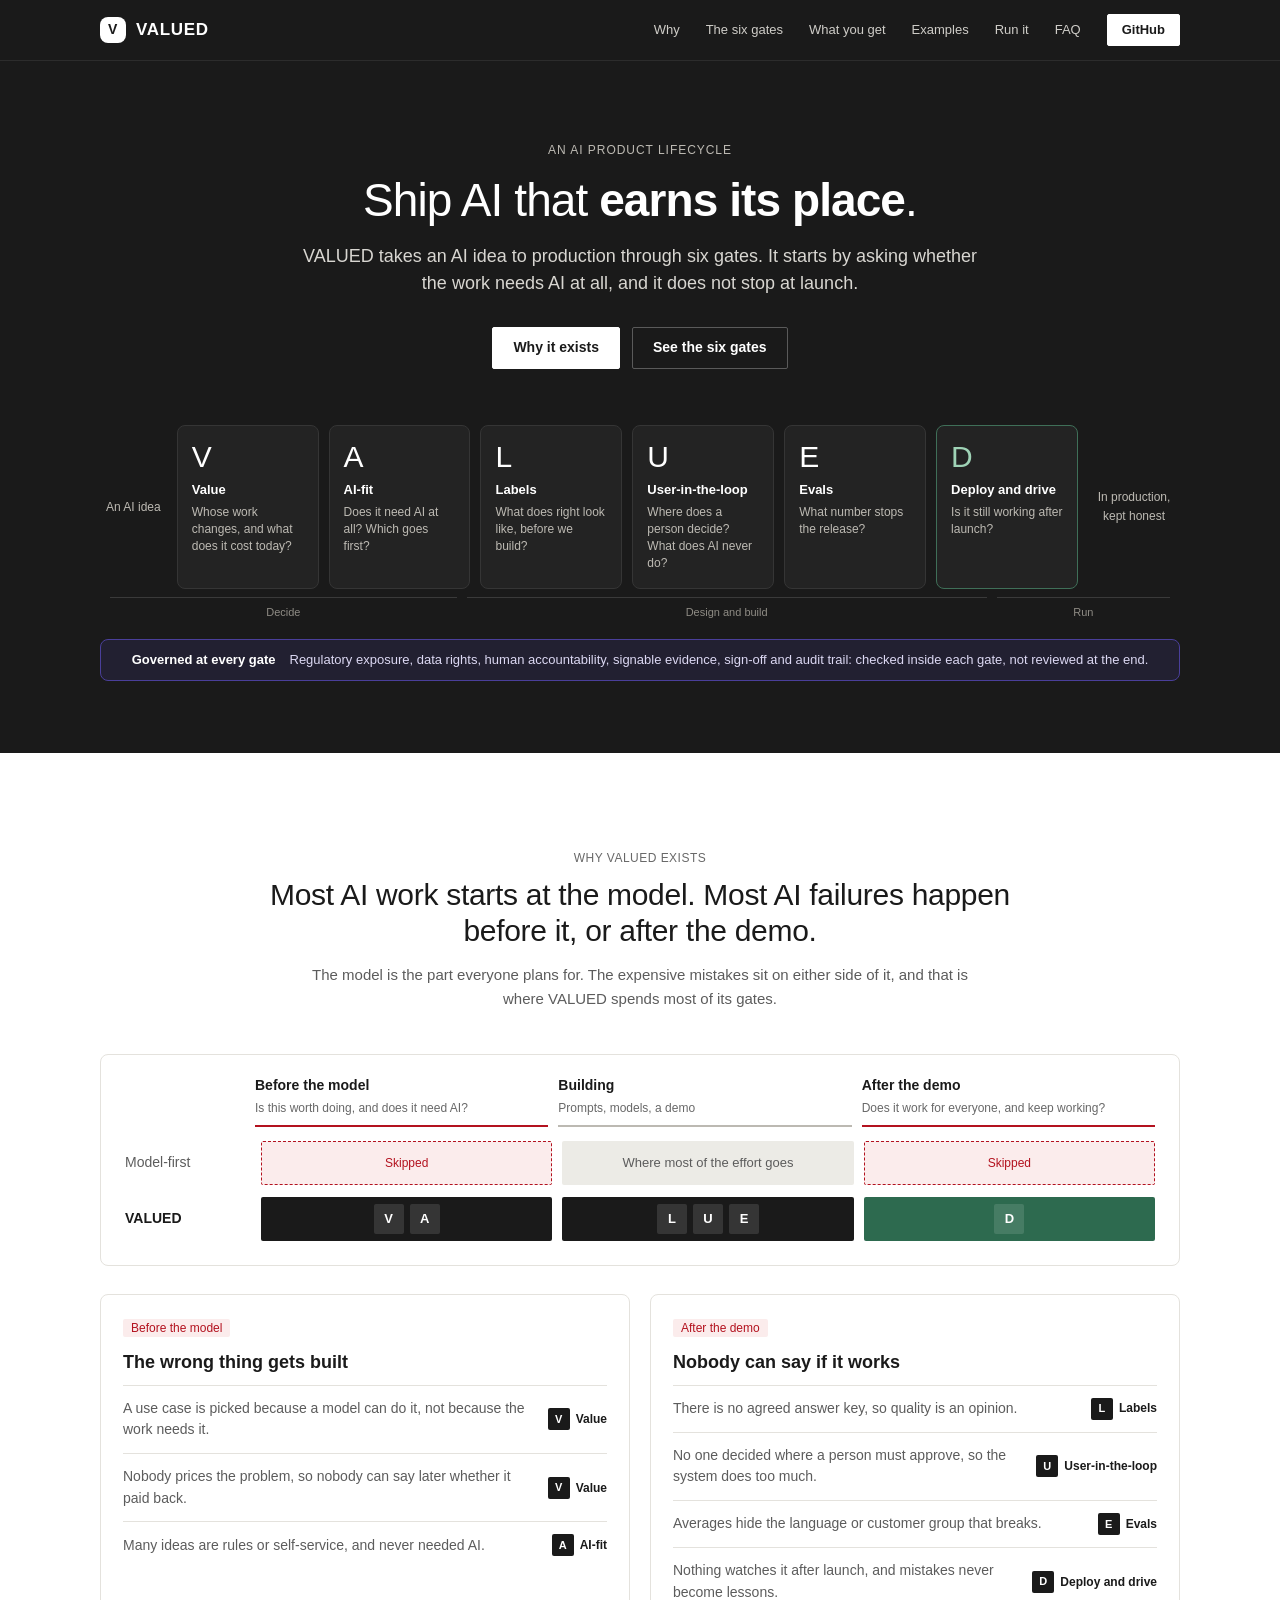
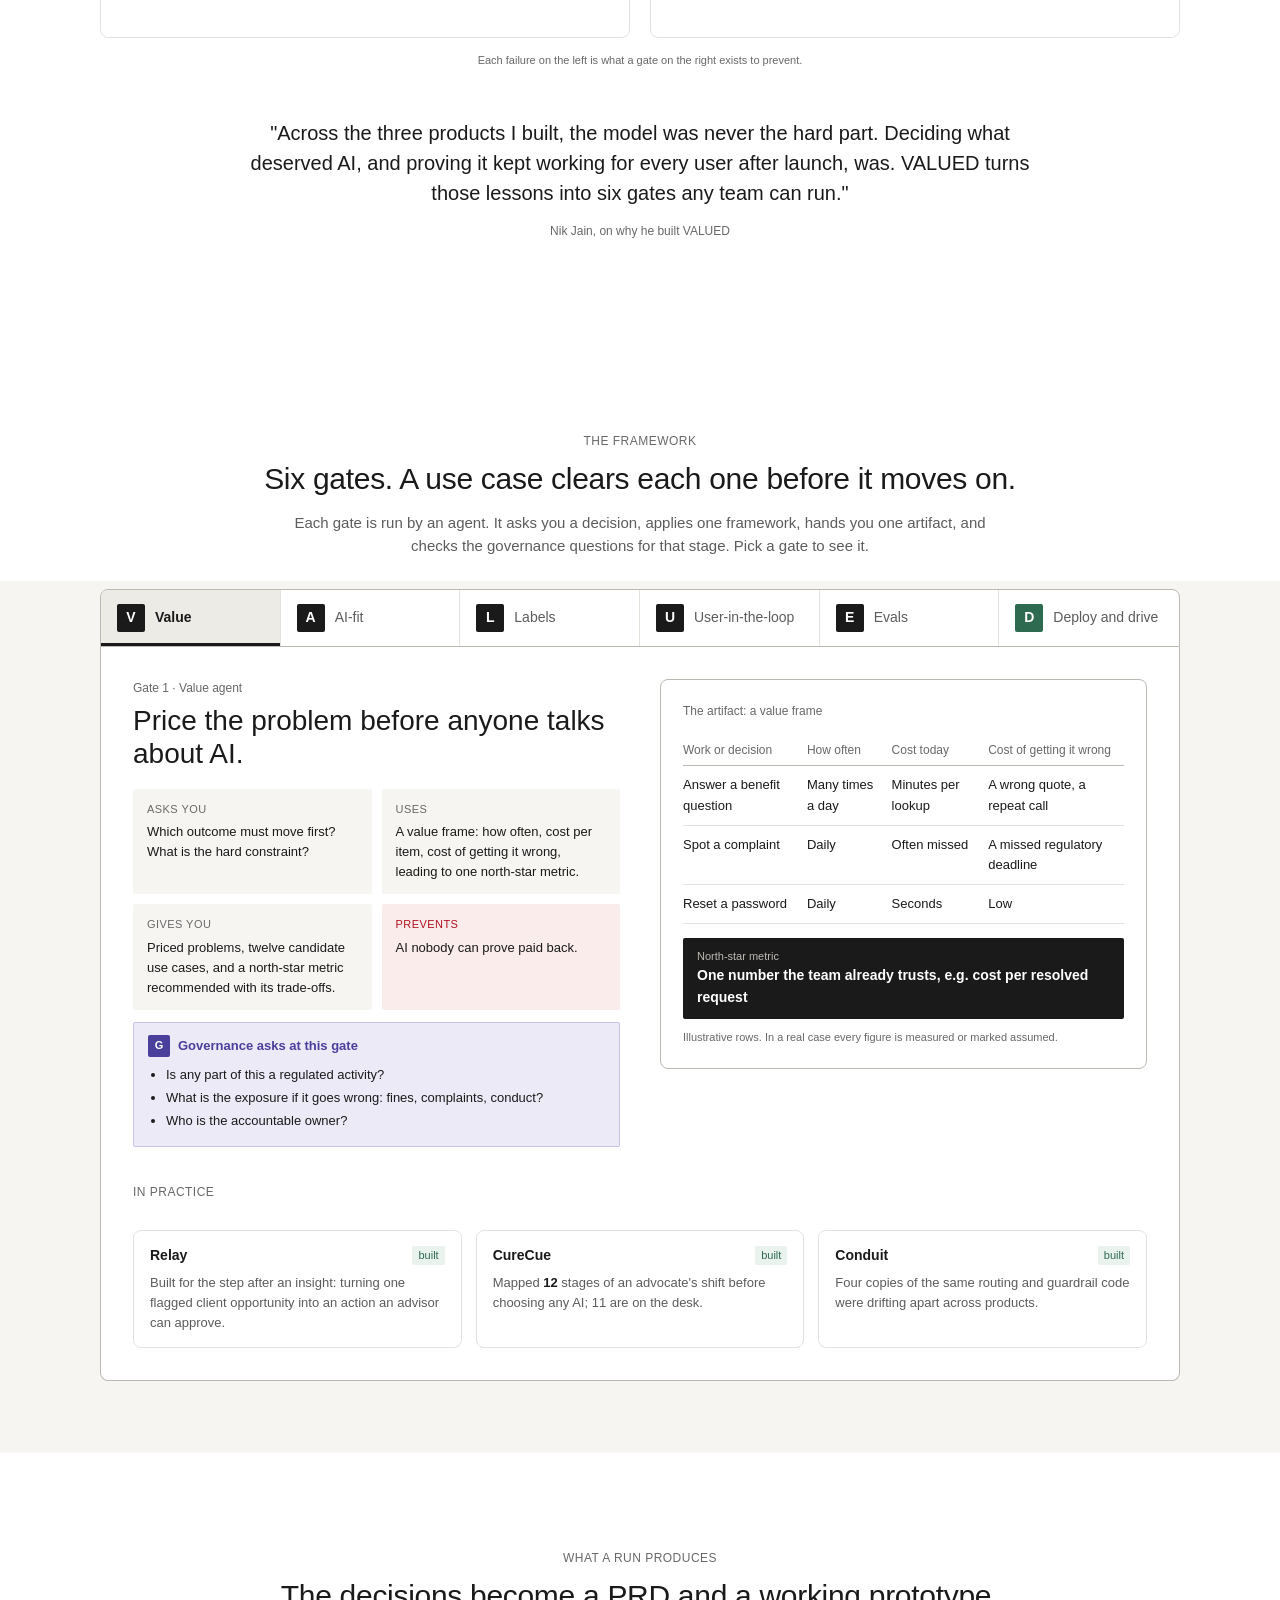
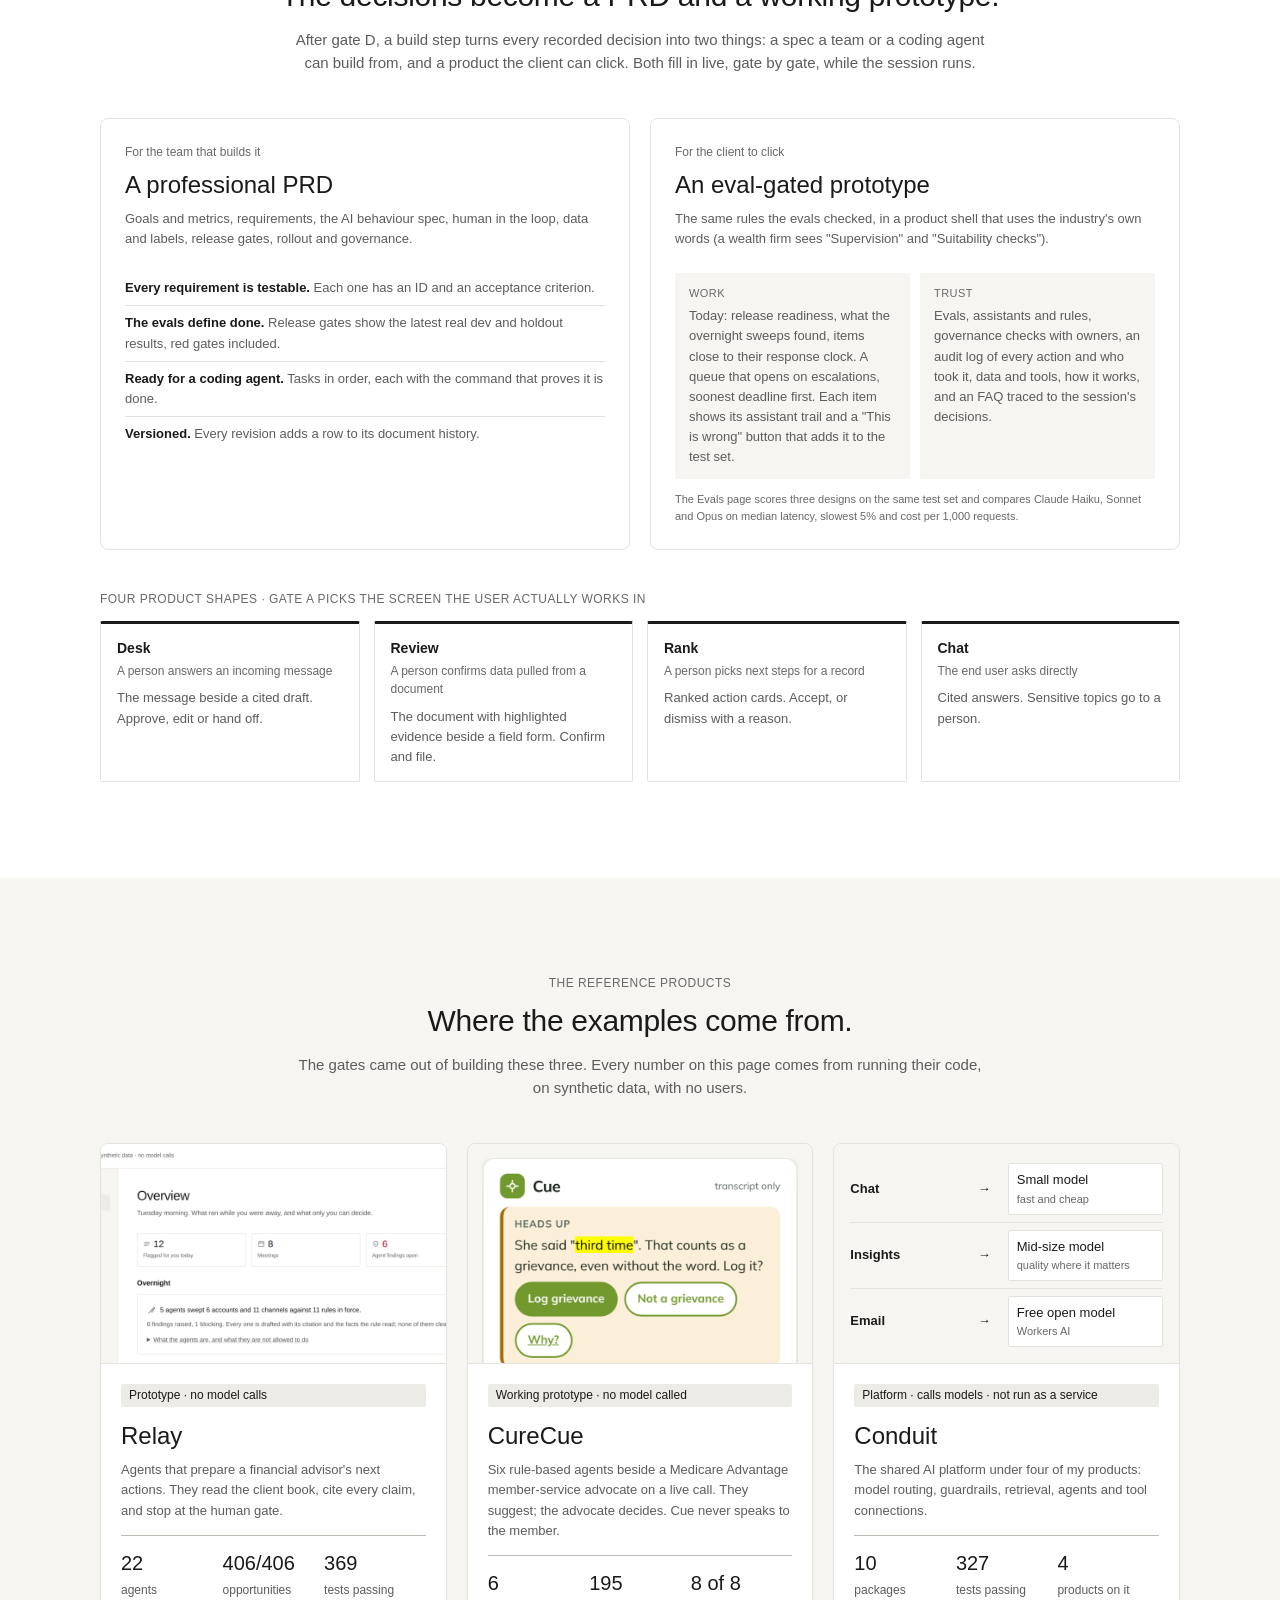
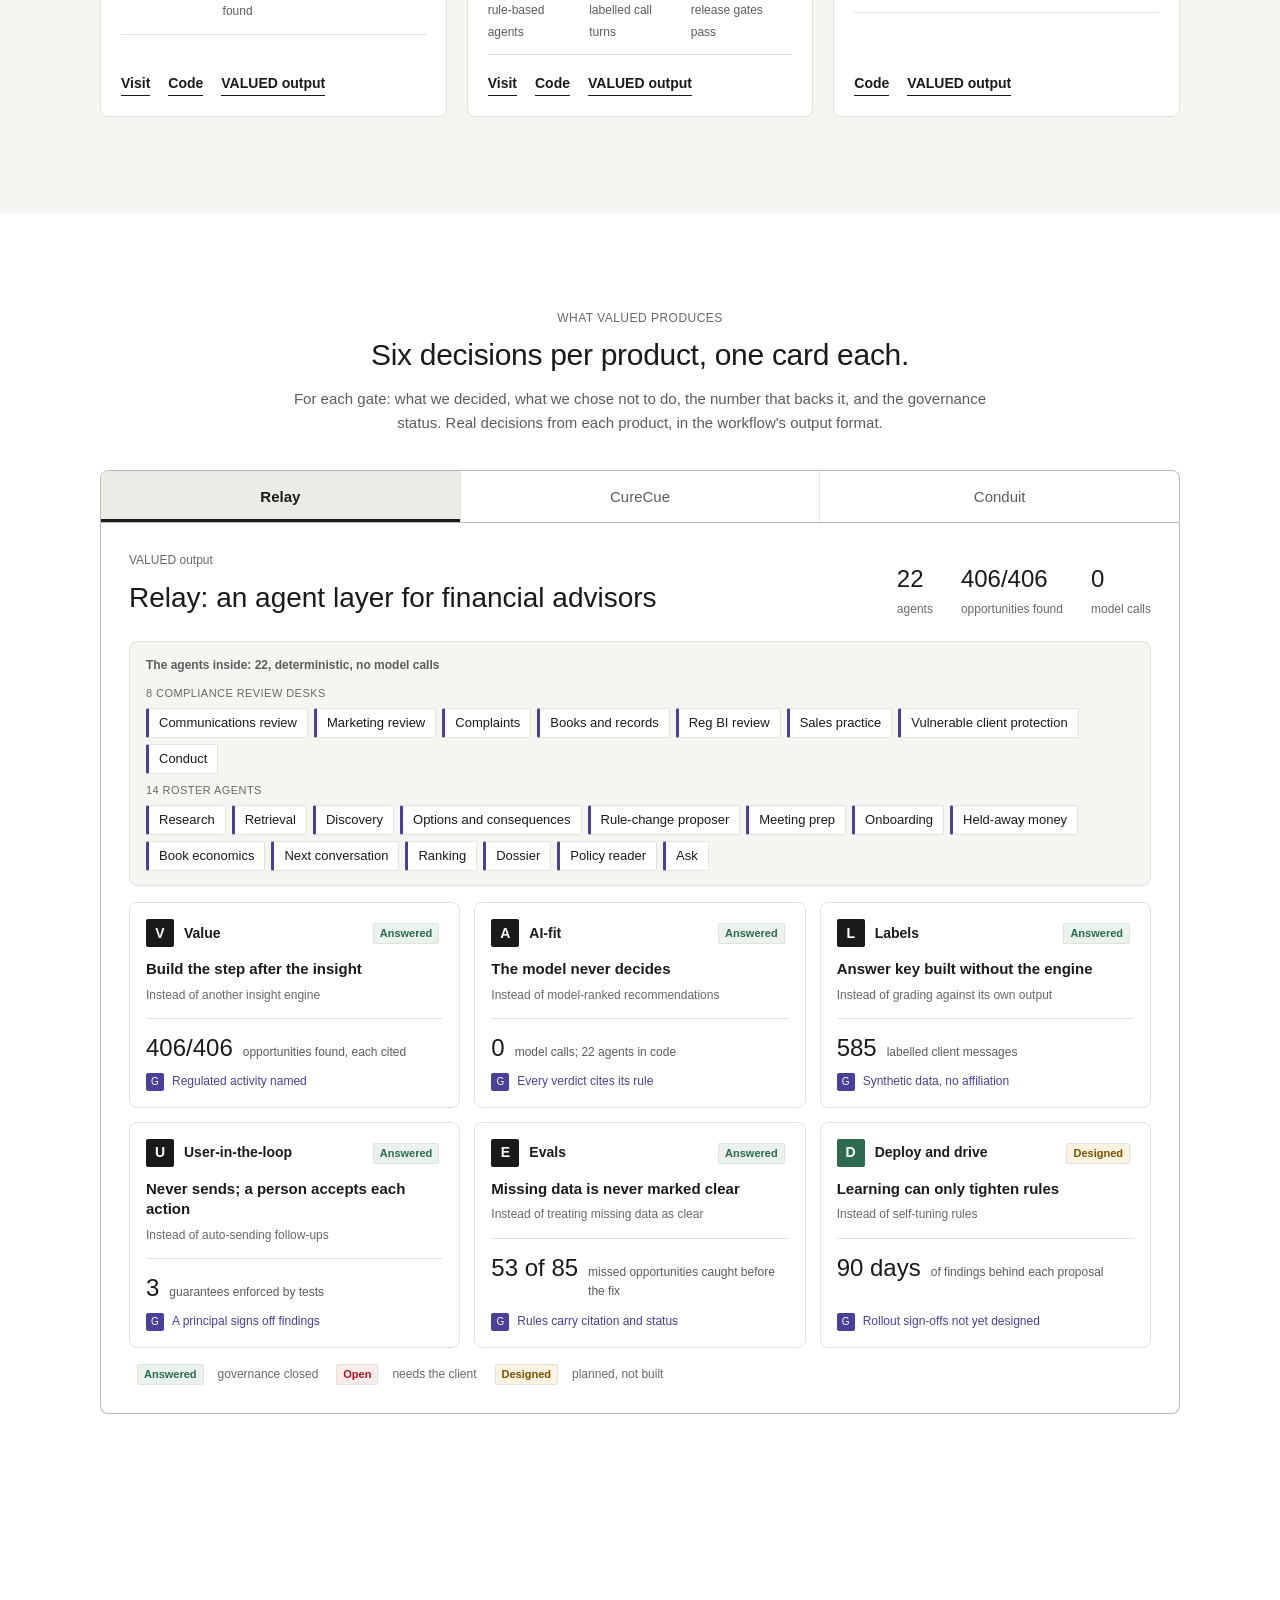
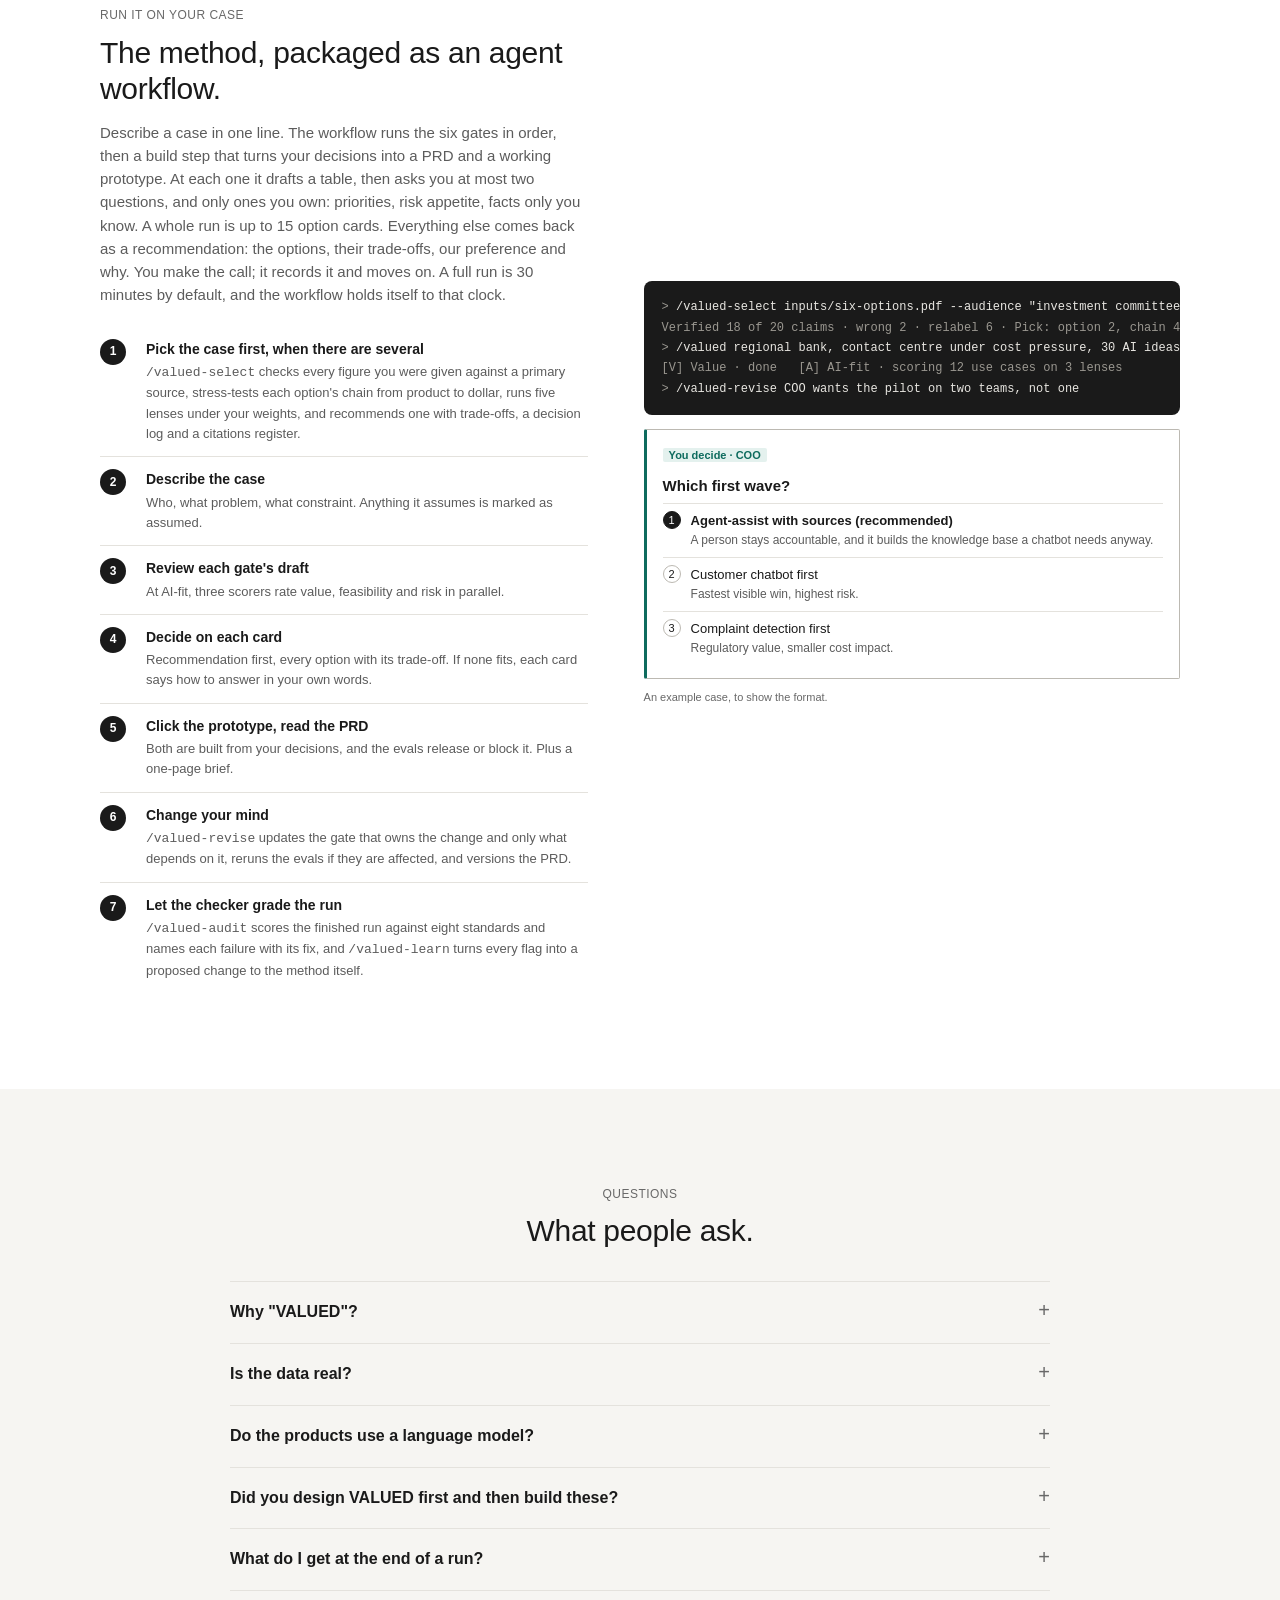
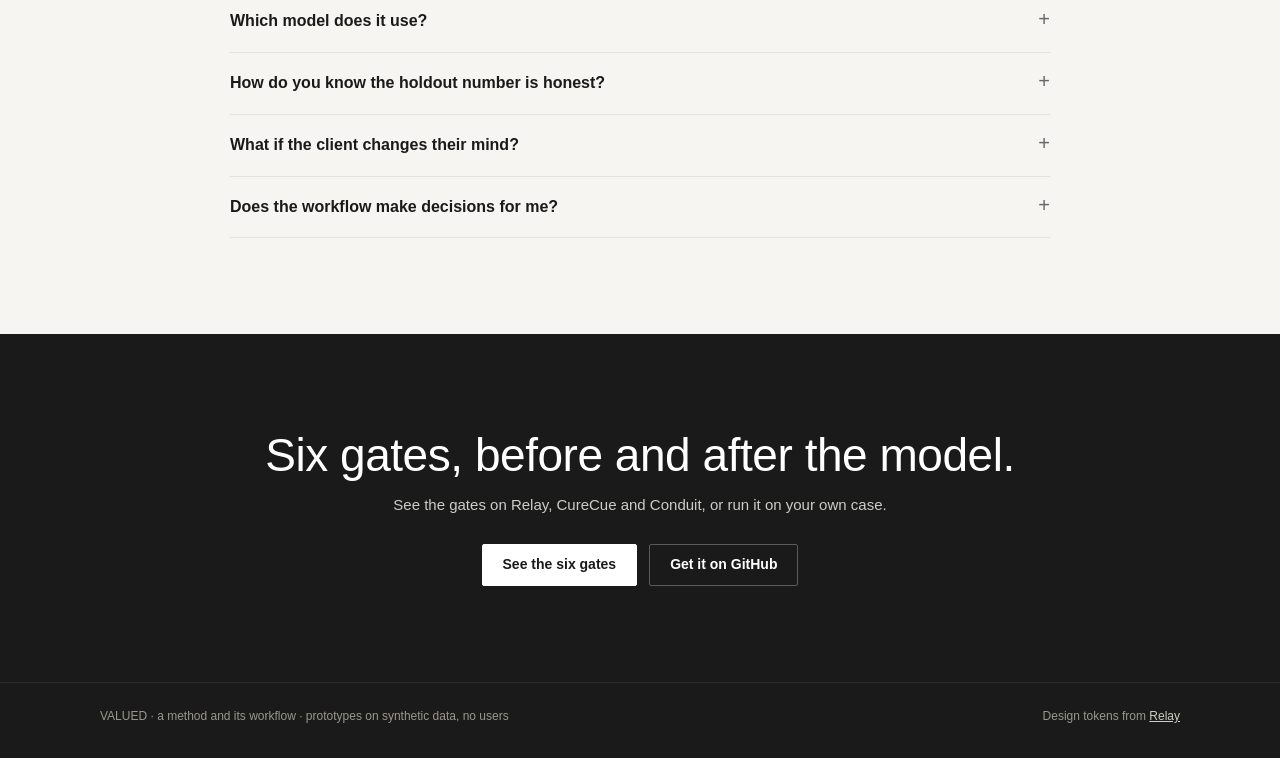
<file: index.html>
<!doctype html>
<html lang="en">
<head>
<meta charset="utf-8">
<meta name="viewport" content="width=device-width, initial-scale=1">
<title>VALUED · Ship AI that earns its place</title>
<meta name="description" content="VALUED is a six-gate product lifecycle for AI, from whether a use case needs AI at all to whether it still works after launch. Shown end to end on a real product.">
<meta property="og:title" content="VALUED · Ship AI that earns its place">
<meta property="og:description" content="Six gates from idea to production, shown end to end on a real product.">
<style>
  /* Design tokens from Relay (github.com/nikjain15/relay, app/tokens.css), verbatim.
     One addition for a marketing page: --text-hero. */
  :root {
    --ink: #1a1a1a; --ink-2: #5c5c5c; --ink-3: #686868;
    --line: #e4e2dd; --line-strong: #bcb9b2;
    --surface: #ffffff; --subtle: #f6f5f2; --selected: #ecebe6; --accent: #1a1a1a;
    --critical: #b3121f; --critical-soft: #fbecec;
    --positive: #2d6a4f; --positive-soft: #e9f2ed;
    --caution: #7a5200; --caution-soft: #faf3e1;
    --agent: #4a3f9a; --agent-soft: #edeaf7;
    --advisor: #0f5a8a; --advisor-soft: #e6f0f7;
    --client: #0e6b5e; --client-soft: #e4f1ee;
    --font: "Helvetica Neue", Helvetica, Arial, system-ui, sans-serif;
    --radius: 2px; --radius-lg: 8px;
    --text-caption: 11px; --text-meta: 12px; --text-body: 13px; --text-lead: 14px; --text-brief: 15px;
    --text-heading: 16px; --text-brand: 17px; --text-figure: 18px; --text-stat: 20px; --text-stat-lg: 24px;
    --text-title: 28px; --text-display: 30px;
    --text-hero: 46px;
  }
  * { box-sizing: border-box; }
  html { scroll-behavior: smooth; }
  html, body { margin: 0; background: var(--surface); color: var(--ink); font-family: var(--font); font-size: var(--text-lead); line-height: 1.55; }
  img { max-width: 100%; height: auto; display: block; }
  a { color: inherit; }
  .skip { position: absolute; left: -999px; } .skip:focus { left: 16px; top: 12px; background: var(--surface); color: var(--ink); padding: 4px 8px; z-index: 20; }
  .wrap { max-width: 1160px; margin: 0 auto; padding: 0 40px; }
  @media (max-width: 700px) { .wrap { padding: 0 16px; } :root { --text-hero: 34px; } }
  .mono { font-family: ui-monospace, "SF Mono", Menlo, monospace; }
  a:focus-visible, summary:focus-visible { outline: 2px solid var(--advisor); outline-offset: 2px; }

  /* Nav */
  .nav { position: sticky; top: 0; z-index: 10; background: var(--ink); color: var(--surface); border-bottom: 1px solid #2c2c2c; }
  .nav .wrap { height: 60px; display: flex; align-items: center; justify-content: space-between; gap: 16px; }
  .brand { display: flex; align-items: center; gap: 10px; font-size: var(--text-brand); font-weight: 600; text-decoration: none; letter-spacing: 0.04em; }
  .mark { width: 26px; height: 26px; border-radius: var(--radius-lg); background: var(--surface); color: var(--ink); display: grid; place-items: center; font-size: var(--text-lead); font-weight: 700; }
  .links { display: flex; gap: 26px; align-items: center; font-size: var(--text-body); }
  .links a { text-decoration: none; color: #cfcdc8; }
  .links a:hover { color: var(--surface); }
  @media (max-width: 760px) { .links a.hide-sm { display: none; } }
  .btn { display: inline-flex; align-items: center; height: 42px; padding: 0 20px; border: 1px solid var(--ink); border-radius: var(--radius); font-size: var(--text-lead); font-weight: 600; text-decoration: none; color: var(--ink); background: var(--surface); }
  .btn.primary { background: var(--ink); color: var(--surface); }
  .on-dark .btn.primary { background: var(--surface); color: var(--ink); border-color: var(--surface); }
  .on-dark .btn.ghost { background: transparent; color: var(--surface); border-color: #5a5a5a; }
  .links .btn { height: 32px; font-size: var(--text-body); padding: 0 14px; color: var(--ink); background: var(--surface); border-color: var(--surface); }

  /* Hero */
  .hero { background: var(--ink); color: var(--surface); padding: 80px 0 72px; }
  .hero .center { text-align: center; max-width: 860px; margin: 0 auto; }
  .kicker { font-size: var(--text-meta); color: #bdbab3; letter-spacing: 0.08em; }
  .hero h1 { font-size: var(--text-hero); font-weight: 300; line-height: 1.08; letter-spacing: -0.02em; margin: 16px 0 0; }
  .hero h1 b { font-weight: 600; }
  .hero .lede { font-size: var(--text-figure); color: #d8d6d1; line-height: 1.5; margin: 18px auto 0; max-width: 700px; font-weight: 300; }
  .hero .ctas { display: flex; gap: 12px; justify-content: center; margin-top: 30px; flex-wrap: wrap; }

  .journey { margin-top: 56px; display: grid; grid-template-columns: auto repeat(6, 1fr) auto; gap: 10px; align-items: stretch; }
  .journey .end { display: flex; align-items: center; justify-content: center; font-size: var(--text-meta); color: #bdbab3; padding: 0 6px; text-align: center; max-width: 92px; }
  .jg { background: #232323; border: 1px solid #353535; border-radius: var(--radius-lg); padding: 16px 14px; position: relative; }
  .jg .k { font-size: var(--text-display); font-weight: 300; line-height: 1; }
  .jg .n { font-size: var(--text-body); font-weight: 600; margin-top: 8px; }
  .jg .q { font-size: var(--text-meta); color: #bdbab3; margin-top: 4px; line-height: 1.4; }
  .jg.d { border-color: #3f6f58; }
  .jg.d .k { color: #9fd3b6; }
  .phase { display: grid; grid-template-columns: auto 2fr 3fr 1fr auto; gap: 10px; margin-top: 8px; font-size: var(--text-caption); color: #8f8c85; text-align: center; }
  .phase span { border-top: 1px solid #3a3a3a; padding-top: 6px; }
  .phase span.blank { border: 0; min-width: 0; }
  @media (max-width: 900px) { .journey { grid-template-columns: 1fr 1fr 1fr; } .journey .end, .phase { display: none; } }
  @media (max-width: 520px) { .journey { grid-template-columns: 1fr 1fr; } }

  /* Sections */
  section { padding: 96px 0; }
  .band { background: var(--subtle); }
  .eyebrow { font-size: var(--text-meta); color: var(--ink-3); margin: 0 0 10px; letter-spacing: 0.04em; }
  h2 { font-size: var(--text-display); font-weight: 300; line-height: 1.2; margin: 0 0 14px; letter-spacing: -0.01em; max-width: 780px; }
  h3 { font-size: var(--text-heading); font-weight: 600; margin: 0 0 6px; }
  .lede { font-size: var(--text-brief); color: var(--ink-2); max-width: 700px; margin: 0; }
  .center-head { text-align: center; } .center-head h2, .center-head .lede { margin-left: auto; margin-right: auto; }
  .caption { font-size: var(--text-caption); color: var(--ink-3); }

  /* CureCue intro */
  .product-intro { display: grid; grid-template-columns: 1fr 1.25fr; gap: 56px; align-items: center; margin-top: 48px; }
  @media (max-width: 900px) { .product-intro { grid-template-columns: 1fr; gap: 28px; } }
  .facts { display: grid; grid-template-columns: 1fr 1fr; gap: 0; border-top: 1px solid var(--line-strong); margin-top: 20px; }
  .facts div { padding: 12px 12px 12px 0; border-bottom: 1px solid var(--line); font-size: var(--text-body); }
  .facts span { display: block; font-size: var(--text-meta); color: var(--ink-3); }
  .frame { border: 1px solid var(--line-strong); border-radius: var(--radius-lg); overflow: hidden; box-shadow: 0 24px 60px rgba(26,26,26,0.12); background: var(--surface); }
  .frame .bar { height: 30px; display: flex; align-items: center; gap: 6px; padding: 0 12px; background: var(--subtle); border-bottom: 1px solid var(--line); font-size: var(--text-caption); color: var(--ink-3); }
  .frame .bar i { width: 8px; height: 8px; border-radius: 50%; background: var(--line-strong); display: inline-block; }
  .frame .bar span { margin-left: 8px; }
  .status { display: inline-block; font-size: var(--text-meta); padding: 2px 8px; border-radius: var(--radius); background: var(--selected); }
  .designed { font-size: var(--text-caption); color: var(--caution); background: var(--caution-soft); padding: 1px 6px; border-radius: var(--radius); white-space: nowrap; }

  /* Gate walkthrough rows */
  .gate-row { display: grid; grid-template-columns: 1fr 1.1fr; gap: 64px; align-items: center; padding: 64px 0; border-top: 1px solid var(--line); }
  .gate-row.flip > .visual { order: -1; }
  @media (max-width: 900px) { .gate-row { grid-template-columns: 1fr; gap: 28px; padding: 48px 0; } .gate-row.flip > .visual { order: 0; } }
  .gbadge { display: inline-flex; align-items: center; gap: 10px; }
  .gbadge .k { width: 40px; height: 40px; border-radius: var(--radius-lg); background: var(--ink); color: var(--surface); display: grid; place-items: center; font-size: var(--text-stat); font-weight: 300; }
  .gbadge .k.d { background: var(--positive); }
  .gbadge .n { font-size: var(--text-meta); color: var(--ink-3); }
  .gbadge .n b { display: block; color: var(--ink); font-size: var(--text-lead); }
  .gate-row h3 { font-size: var(--text-title); font-weight: 300; line-height: 1.2; margin: 18px 0 10px; }
  .gate-row .why { color: var(--ink-2); font-size: var(--text-brief); margin: 0; }
  .decided { margin-top: 20px; border-left: 3px solid var(--advisor); padding: 2px 0 2px 14px; }
  .decided .lbl { font-size: var(--text-meta); color: var(--advisor); font-weight: 600; }
  .decided ul { margin: 6px 0 0; padding-left: 16px; font-size: var(--text-lead); }
  .decided li { margin: 4px 0; }
  .evidence { margin-top: 20px; display: flex; gap: 14px; align-items: baseline; background: var(--subtle); border-radius: var(--radius-lg); padding: 14px 16px; }
  .evidence b { font-size: var(--text-stat-lg); font-weight: 300; font-variant-numeric: tabular-nums; white-space: nowrap; }
  .evidence span { font-size: var(--text-body); color: var(--ink-2); }
  .shot-sm { max-width: 420px; margin: 0 auto; }

  /* Charts and diagrams */
  .panel { border: 1px solid var(--line-strong); border-radius: var(--radius-lg); background: var(--surface); padding: 22px; box-shadow: 0 24px 60px rgba(26,26,26,0.08); }
  .panel .ph { font-size: var(--text-meta); color: var(--ink-3); margin-bottom: 14px; }
  .bars .row { display: grid; grid-template-columns: 110px 1fr 44px; gap: 10px; align-items: center; margin: 8px 0; font-size: var(--text-body); }
  .bars .track { height: 14px; background: var(--subtle); border-radius: var(--radius); overflow: hidden; }
  .bars .fill { height: 100%; background: var(--ink); }
  .bars .fill.c2 { background: var(--advisor); } .bars .fill.c3 { background: var(--agent); }
  .bars .v { text-align: right; font-variant-numeric: tabular-nums; }
  .bars .grp { font-size: var(--text-meta); color: var(--ink-3); margin: 16px 0 4px; }
  .bars .grp:first-child { margin-top: 0; }

  .rel { display: grid; grid-template-columns: 1fr 1fr; gap: 16px; }
  .rel .col { border-radius: var(--radius); padding: 14px; }
  .rel .col.r2 { background: var(--critical-soft); }
  .rel .col.r3 { background: var(--positive-soft); }
  .rel .t { font-weight: 600; font-size: var(--text-lead); }
  .rel .s { font-size: var(--text-meta); color: var(--ink-2); margin-bottom: 10px; }
  .rel .lg { display: grid; grid-template-columns: 80px 1fr 38px; gap: 8px; align-items: center; margin: 6px 0; font-size: var(--text-body); }
  .rel .tr { height: 10px; background: rgba(255,255,255,0.7); border-radius: var(--radius); overflow: hidden; }
  .rel .f { height: 100%; }
  .rel .r2 .f { background: var(--critical); } .rel .r3 .f { background: var(--positive); }
  .rel .lg .v { text-align: right; font-variant-numeric: tabular-nums; font-weight: 600; }
  .rel .verdict { margin-top: 10px; font-size: var(--text-meta); font-weight: 700; }
  .rel .r2 .verdict { color: var(--critical); } .rel .r3 .verdict { color: var(--positive); }
  @media (max-width: 520px) { .rel { grid-template-columns: 1fr; } }

  .path { display: flex; flex-wrap: wrap; align-items: center; gap: 8px; margin-top: 16px; }
  .node { border: 1px solid var(--line-strong); border-radius: var(--radius); padding: 8px 10px; font-size: var(--text-body); background: var(--surface); }
  .node small { display: block; font-size: var(--text-caption); color: var(--ink-3); }
  .edge { font-size: var(--text-caption); color: var(--ink-3); }
  .vs { display: grid; grid-template-columns: 1fr 1fr; gap: 12px; margin-top: 4px; }
  .vs > div { border-radius: var(--radius); padding: 12px; font-size: var(--text-body); }
  .vs .bad { background: var(--critical-soft); } .vs .good { background: var(--positive-soft); }
  .vs b { display: block; font-size: var(--text-meta); margin-bottom: 4px; }

  .timeline { list-style: none; margin: 0; padding: 0; }
  .timeline li { display: grid; grid-template-columns: 26px 1fr; gap: 12px; padding: 0 0 18px; position: relative; }
  .timeline li::before { content: ""; position: absolute; left: 12px; top: 22px; bottom: 0; width: 2px; background: var(--line); }
  .timeline li:last-child::before { display: none; }
  .timeline .dot { width: 26px; height: 26px; border-radius: 50%; border: 2px solid var(--positive); background: var(--surface); display: grid; place-items: center; font-size: var(--text-caption); font-weight: 700; color: var(--positive); }
  .timeline b { display: block; font-size: var(--text-lead); }
  .timeline span { font-size: var(--text-body); color: var(--ink-2); }

  /* Other products */
  .others { display: grid; grid-template-columns: 1fr 1fr; gap: 24px; margin-top: 44px; }
  @media (max-width: 900px) { .others { grid-template-columns: 1fr; } }
  .other { background: var(--surface); border: 1px solid var(--line); border-radius: var(--radius-lg); overflow: hidden; display: flex; flex-direction: column; }
  .other .media { border-bottom: 1px solid var(--line); background: var(--subtle); }
  .other .body { padding: 24px; display: flex; flex-direction: column; flex: 1; }
  .other h3 { font-size: var(--text-title); font-weight: 300; margin: 10px 0 6px; }
  .other .what { color: var(--ink-2); margin: 0 0 16px; }
  .kpis { display: grid; grid-template-columns: repeat(3, 1fr); border-top: 1px solid var(--line-strong); border-bottom: 1px solid var(--line); }
  .kpis div { padding: 12px 10px 12px 0; }
  .kpis b { display: block; font-size: var(--text-stat-lg); font-weight: 300; font-variant-numeric: tabular-nums; }
  .kpis span { font-size: var(--text-meta); color: var(--ink-2); }
  .gl { list-style: none; margin: 14px 0 0; padding: 0; }
  .gl li { display: grid; grid-template-columns: 26px 1fr; gap: 10px; padding: 7px 0; font-size: var(--text-body); color: var(--ink-2); border-top: 1px solid var(--line); }
  .gl li:first-child { border-top: 0; }
  .gl .k { width: 22px; height: 22px; border-radius: var(--radius); background: var(--ink); color: var(--surface); display: grid; place-items: center; font-size: var(--text-caption); font-weight: 700; }
  .go { display: flex; gap: 18px; margin-top: auto; padding-top: 18px; font-size: var(--text-lead); font-weight: 600; flex-wrap: wrap; }
  .go a { text-decoration: none; border-bottom: 1px solid var(--ink); }
  .route { padding: 18px; font-size: var(--text-body); }
  .route .rr { display: grid; grid-template-columns: 1fr 22px 1.3fr; align-items: center; gap: 8px; padding: 9px 0; border-top: 1px solid var(--line); }
  .route .rr:first-child { border-top: 0; }
  .route .tier { background: var(--surface); border: 1px solid var(--line); border-radius: var(--radius); padding: 6px 8px; }
  .route .tier small { display: block; color: var(--ink-3); font-size: var(--text-caption); }
  .route .foot { margin-top: 12px; display: grid; grid-template-columns: 1fr 1fr; gap: 10px; }
  .route .foot div { background: var(--surface); border: 1px solid var(--line); border-radius: var(--radius); padding: 10px 12px; }
  .route .foot b { display: block; font-size: var(--text-stat); font-weight: 300; }
  .route .foot span { font-size: var(--text-caption); color: var(--ink-3); }

  /* Run it */
  .runit { display: grid; grid-template-columns: minmax(0, 1fr) minmax(0, 1.1fr); gap: 56px; align-items: center; }
  @media (max-width: 900px) { .runit { grid-template-columns: minmax(0, 1fr); gap: 28px; } }
  .runit ol { list-style: none; counter-reset: u; margin: 20px 0 0; padding: 0; }
  .runit li { counter-increment: u; display: grid; grid-template-columns: 34px 1fr; gap: 12px; padding: 12px 0; border-top: 1px solid var(--line); }
  .runit li:first-child { border-top: 0; }
  .runit li::before { content: counter(u); width: 26px; height: 26px; border-radius: 50%; background: var(--ink); color: var(--surface); display: grid; place-items: center; font-size: var(--text-meta); font-weight: 700; }
  .runit li p { margin: 2px 0 0; color: var(--ink-2); font-size: var(--text-body); }
  .card { border: 1px solid var(--line-strong); border-left: 3px solid var(--client); border-radius: var(--radius); padding: 14px 16px; background: var(--surface); }
  .card .who { font-size: var(--text-caption); font-weight: 600; color: var(--client); background: var(--client-soft); padding: 1px 6px; border-radius: var(--radius); }
  .card .q { font-weight: 600; margin: 8px 0 6px; font-size: var(--text-brief); }
  .opt { display: flex; gap: 10px; padding: 7px 0; border-top: 1px solid var(--line); font-size: var(--text-body); }
  .opt:first-of-type { border-top: 0; }
  .opt .n { width: 18px; height: 18px; border-radius: 50%; border: 1px solid var(--line-strong); display: grid; place-items: center; font-size: var(--text-caption); flex: none; }
  .opt.rec .n { background: var(--ink); color: var(--surface); border-color: var(--ink); }
  .opt.rec b { font-weight: 600; }
  .opt small { display: block; color: var(--ink-2); font-size: var(--text-meta); }
  .term { background: var(--ink); color: #e8e6e1; border-radius: var(--radius-lg); padding: 16px 18px; font-size: 12px; line-height: 1.7; overflow-x: auto; margin-bottom: 14px; }
  .term pre { margin: 0; font-family: ui-monospace, "SF Mono", Menlo, monospace; }
  .term .d { color: #9a9790; }


  /* Three products strip */
  .trio { display: grid; grid-template-columns: repeat(3, 1fr); gap: 20px; margin-top: 44px; }
  @media (max-width: 900px) { .trio { grid-template-columns: 1fr; } }
  .prod { background: var(--surface); border: 1px solid var(--line); border-radius: var(--radius-lg); overflow: hidden; display: flex; flex-direction: column; }
  .prod .media { overflow: hidden; border-bottom: 1px solid var(--line); background: var(--subtle); }
  .prod .media { height: 220px; }
  .prod .media img { width: 100%; height: 100%; object-fit: cover; object-position: top left; }
  .prod .media.zoom img { width: 175%; max-width: none; height: auto; object-fit: initial; margin: -2px 0 0 -28%; }
  .prod .media.fit { padding: 14px; display: grid; place-items: center; }
  .prod .media.fit img { width: auto; height: 100%; object-fit: contain; border-radius: var(--radius-lg); }
  .prod .media .route { padding: 12px 16px; }
  .prod .media .route .rr { padding: 7px 0; }
  .prod .body { padding: 20px; display: flex; flex-direction: column; flex: 1; }
  .prod h3 { font-size: var(--text-stat-lg); font-weight: 300; margin: 10px 0 6px; }
  .prod .what { color: var(--ink-2); font-size: var(--text-body); margin: 0 0 14px; }
  .prod .kpis b { font-size: var(--text-stat); }
  /* In practice strip under each gate */
  .practice { display: grid; grid-template-columns: repeat(3, 1fr); gap: 14px; margin-top: 28px; }
  @media (max-width: 900px) { .practice { grid-template-columns: 1fr; } }
  .pc { background: var(--surface); border: 1px solid var(--line); border-radius: var(--radius-lg); padding: 14px 16px; font-size: var(--text-body); }
  .band .pc { background: var(--surface); }
  .pc .top { display: flex; justify-content: space-between; align-items: center; gap: 8px; margin-bottom: 6px; }
  .pc .nm { font-weight: 600; font-size: var(--text-lead); }
  .built { font-size: var(--text-caption); color: var(--positive); background: var(--positive-soft); padding: 1px 6px; border-radius: var(--radius); }
  .pc p { margin: 0; color: var(--ink-2); }
  .pc b.n { color: var(--ink); }
  .inpractice { font-size: var(--text-meta); color: var(--ink-3); margin-top: 36px; letter-spacing: 0.04em; }
  .gate-row { padding-bottom: 24px; }
  .gblock { padding: 40px 0 64px; border-top: 1px solid var(--line); }
  .gblock .gate-row { border-top: 0; padding-top: 24px; }

  .vf, .gt { width: 100%; border-collapse: collapse; font-size: var(--text-body); }
  .vf th, .gt th { text-align: left; font-weight: 400; font-size: var(--text-meta); color: var(--ink-3); border-bottom: 1px solid var(--line-strong); padding: 6px 8px 6px 0; }
  .vf td, .gt td { border-bottom: 1px solid var(--line); padding: 9px 8px 9px 0; vertical-align: top; }
  .north { margin-top: 14px; background: var(--ink); color: var(--surface); border-radius: var(--radius); padding: 10px 14px; }
  .north span { display: block; font-size: var(--text-caption); color: #bdbab3; }
  .ladder { display: grid; gap: 8px; }
  .rung { border-radius: var(--radius); padding: 10px 14px; display: grid; grid-template-columns: 170px 1fr; gap: 10px; font-size: var(--text-body); align-items: baseline; }
  .rung b { font-size: var(--text-lead); }
  .rung span { color: var(--ink-2); }
  .rung.r1 { background: var(--positive-soft); } .rung.r2 { background: var(--subtle); } .rung.r3 { background: var(--advisor-soft); } .rung.r4 { background: var(--agent-soft); }
  @media (max-width: 520px) { .rung { grid-template-columns: 1fr; } }
  .climb { margin-top: 12px; font-size: var(--text-body); color: var(--ink-2); }
  .key { display: grid; grid-template-columns: 3fr 1fr; gap: 8px; }
  .key > div { border-radius: var(--radius); padding: 14px; font-size: var(--text-body); }
  .key b { display: block; font-size: var(--text-lead); margin-bottom: 4px; }
  .key span { color: var(--ink-2); }
  .key .dev { background: var(--advisor-soft); } .key .hold { background: var(--ink); color: var(--surface); } .key .hold span { color: #cfcdc8; }
  @media (max-width: 520px) { .key { grid-template-columns: 1fr; } }
  .chips { display: flex; flex-wrap: wrap; gap: 6px; }
  .chips span { font-size: var(--text-meta); border: 1px solid var(--line-strong); border-radius: 999px; padding: 3px 10px; }
  .scale { display: grid; grid-template-columns: repeat(4, 1fr); gap: 6px; }
  .st { border: 1px solid var(--line); border-radius: var(--radius); padding: 10px; font-size: var(--text-meta); text-align: center; }
  .st b { display: block; font-size: var(--text-body); }
  .st span { color: var(--ink-3); }
  .st.on { background: var(--ink); color: var(--surface); border-color: var(--ink); }
  .st.on span { color: #cfcdc8; }
  @media (max-width: 520px) { .scale { grid-template-columns: 1fr 1fr; } }
  .never { margin-top: 14px; background: var(--critical-soft); border-radius: var(--radius); padding: 12px 14px; font-size: var(--text-body); }
  .never b { color: var(--critical); }
  .never ul { margin: 6px 0 0; padding-left: 16px; }
  .esc { margin-top: 10px; font-size: var(--text-body); font-weight: 600; }
  .gt td.ok { color: var(--positive); font-weight: 600; } .gt td.bad { color: var(--critical); font-weight: 600; }
  .blocked { margin-top: 12px; background: var(--critical-soft); color: var(--critical); font-weight: 700; border-radius: var(--radius); padding: 10px 14px; font-size: var(--text-body); }
  .loopback { margin-top: 4px; font-size: var(--text-body); color: var(--positive); font-weight: 600; }

  /* Why section */
  .span { margin-top: 44px; border: 1px solid var(--line); border-radius: var(--radius-lg); padding: 20px 24px 24px; background: var(--surface); }
  .span-head, .span-row { display: grid; grid-template-columns: 120px 1fr; gap: 16px; align-items: center; }
  .span-head { grid-template-columns: 120px 1fr 1fr 1fr; gap: 10px; margin-bottom: 14px; }
  .span-head .z { font-size: var(--text-lead); font-weight: 600; padding-bottom: 8px; border-bottom: 2px solid var(--line-strong); }
  .span-head .z small { display: block; font-weight: 400; font-size: var(--text-meta); color: var(--ink-3); margin-top: 2px; }
  .span-head .z1, .span-head .z3 { border-bottom-color: var(--critical); }
  .span-row { margin-top: 12px; }
  .who-l { font-size: var(--text-lead); color: var(--ink-2); }
  .who-l b { color: var(--ink); }
  .lane { display: grid; grid-template-columns: 1fr 1fr 1fr; gap: 10px; }
  .bar { border-radius: var(--radius); height: 44px; display: flex; align-items: center; justify-content: center; gap: 6px; font-size: var(--text-body); }
  .bar.mf { background: var(--selected); color: var(--ink-2); grid-row: 1; }
  .gap { grid-row: 1; border: 1px dashed var(--critical); color: var(--critical); border-radius: var(--radius); height: 44px; display: grid; place-items: center; font-size: var(--text-meta); background: var(--critical-soft); }
  .gap.g1 { grid-column: 1; } .gap.g3 { grid-column: 3; }
  .bar.v1, .bar.v2, .bar.v3 { background: var(--ink); }
  .bar.v3 { background: var(--positive); }
  .bar span { width: 30px; height: 30px; border-radius: var(--radius); background: rgba(255,255,255,0.12); color: var(--surface); display: grid; place-items: center; font-weight: 600; }
  @media (max-width: 760px) { .span-head { grid-template-columns: 1fr 1fr 1fr; } .span-head > div:first-child { display: none; } .span-row { grid-template-columns: 1fr; gap: 6px; } }
  .fails { display: grid; grid-template-columns: 1fr 1fr; gap: 20px; margin-top: 28px; }
  @media (max-width: 860px) { .fails { grid-template-columns: 1fr; } }
  .fail-col { border: 1px solid var(--line); border-radius: var(--radius-lg); padding: 22px; background: var(--surface); }
  .fh { margin-bottom: 8px; }
  .fh b { display: block; font-size: var(--text-figure); margin-top: 10px; }
  .tag-red { font-size: var(--text-meta); color: var(--critical); background: var(--critical-soft); padding: 2px 8px; border-radius: var(--radius); }
  .fr { display: grid; grid-template-columns: 1fr auto; gap: 14px; align-items: center; padding: 12px 0; border-top: 1px solid var(--line); font-size: var(--text-lead); color: var(--ink-2); }
  .fr em { font-style: normal; font-size: var(--text-meta); font-weight: 600; color: var(--ink); display: inline-flex; align-items: center; gap: 6px; white-space: nowrap; }
  .fr em i { font-style: normal; width: 22px; height: 22px; border-radius: var(--radius); background: var(--ink); color: var(--surface); display: grid; place-items: center; font-size: var(--text-caption); }
  .why-quote { margin: 48px auto 0; max-width: 820px; text-align: center; }
  .why-quote p { font-size: var(--text-stat); font-weight: 300; line-height: 1.5; margin: 0; }
  .why-quote cite { display: block; margin-top: 14px; font-style: normal; font-size: var(--text-meta); color: var(--ink-3); }

  /* Governance rail in hero */
  .govrail { margin: 18px auto 0; max-width: 1080px; display: flex; gap: 14px; align-items: center; justify-content: center; flex-wrap: wrap; border: 1px solid #4a3f9a; background: rgba(74,63,154,0.18); border-radius: var(--radius-lg); padding: 10px 16px; font-size: var(--text-body); color: #dcd8f3; }
  .govrail b { color: #fff; font-weight: 600; white-space: nowrap; }
  /* Gate tabs */
  .gates-ui { padding: 8px 0 72px; }
  .gtabs { display: grid; grid-template-columns: repeat(6, 1fr); border: 1px solid var(--line-strong); border-radius: var(--radius-lg) var(--radius-lg) 0 0; overflow: hidden; background: var(--surface); }
  .gtabs button { all: unset; cursor: pointer; display: flex; align-items: center; gap: 10px; padding: 14px 16px; border-right: 1px solid var(--line); font-size: var(--text-lead); color: var(--ink-2); }
  .gtabs button:last-child { border-right: 0; }
  .gtabs button:hover { background: var(--subtle); }
  .gtabs button[aria-selected="true"] { background: var(--selected); color: var(--ink); font-weight: 600; box-shadow: inset 0 -3px 0 var(--ink); }
  .gtabs button:focus-visible { outline: 2px solid var(--advisor); outline-offset: -2px; }
  .tk { width: 28px; height: 28px; border-radius: var(--radius); background: var(--ink); color: var(--surface); display: grid; place-items: center; font-weight: 600; flex: none; }
  .tk.d { background: var(--positive); }
  @media (max-width: 900px) { .gtabs { grid-template-columns: repeat(3, 1fr); } .gtabs button { border-bottom: 1px solid var(--line); } }
  @media (max-width: 520px) { .gtabs .tn { display: none; } .gtabs { grid-template-columns: repeat(6, 1fr); } .gtabs button { justify-content: center; padding: 10px 4px; } }
  .gpanels { background: var(--surface); border: 1px solid var(--line-strong); border-top: 0; border-radius: 0 0 var(--radius-lg) var(--radius-lg); padding: 32px; }
  @media (max-width: 700px) { .gpanels { padding: 20px 16px; } }
  .pg-grid { display: grid; grid-template-columns: 1fr 1fr; gap: 40px; align-items: start; }
  @media (max-width: 900px) { .pg-grid { grid-template-columns: 1fr; gap: 24px; } }
  .pg-agent { font-size: var(--text-meta); color: var(--ink-3); }
  .pg-h { font-size: var(--text-title); font-weight: 300; line-height: 1.2; margin: 6px 0 18px; }
  .quad { display: grid; grid-template-columns: 1fr 1fr; gap: 10px; }
  @media (max-width: 520px) { .quad { grid-template-columns: 1fr; } }
  .quad > div { background: var(--subtle); border-radius: var(--radius); padding: 12px 14px; font-size: var(--text-body); }
  .quad span { display: block; font-size: var(--text-caption); color: var(--ink-3); margin-bottom: 4px; letter-spacing: 0.04em; text-transform: uppercase; }
  .quad .prev { background: var(--critical-soft); }
  .quad .prev span { color: var(--critical); }
  .govbox { margin-top: 12px; border: 1px solid #c9c2e6; background: var(--agent-soft); border-radius: var(--radius); padding: 12px 14px; font-size: var(--text-body); }
  .govh { display: flex; align-items: center; gap: 8px; font-weight: 600; color: var(--agent); }
  .gk2 { width: 22px; height: 22px; border-radius: var(--radius); background: var(--agent); color: var(--surface); display: grid; place-items: center; font-size: var(--text-caption); }
  .govbox ul { margin: 8px 0 0; padding-left: 18px; }
  .govbox li { margin: 3px 0; }
  .pg-visual .panel { box-shadow: none; }

  /* Outputs */
  .otabs { display: flex; gap: 0; border: 1px solid var(--line-strong); border-radius: var(--radius-lg) var(--radius-lg) 0 0; overflow: hidden; margin-top: 36px; background: var(--surface); }
  .otabs button { all: unset; cursor: pointer; flex: 1; text-align: center; padding: 14px; font-size: var(--text-brief); color: var(--ink-2); border-right: 1px solid var(--line); }
  .otabs button:last-child { border-right: 0; }
  .otabs button[aria-selected="true"] { background: var(--selected); color: var(--ink); font-weight: 600; box-shadow: inset 0 -3px 0 var(--ink); }
  .otabs button:focus-visible { outline: 2px solid var(--advisor); outline-offset: -2px; }
  .opanels { border: 1px solid var(--line-strong); border-top: 0; border-radius: 0 0 var(--radius-lg) var(--radius-lg); padding: 28px; background: var(--surface); }
  @media (max-width: 700px) { .opanels { padding: 18px 14px; } }
  .ohead { display: flex; justify-content: space-between; align-items: flex-end; gap: 16px; flex-wrap: wrap; }
  .ocount { font-size: var(--text-body); color: var(--ink-2); margin-bottom: 10px; }
  .ocount b { color: var(--ink); font-weight: 600; }
  .otable { border-top: 1px solid var(--line-strong); }
  .orow { display: grid; grid-template-columns: 150px 1.2fr 1.1fr 1fr 1.1fr; gap: 16px; padding: 14px 0; border-bottom: 1px solid var(--line); font-size: var(--text-body); align-items: start; }
  .og { display: flex; gap: 10px; align-items: center; }
  .og b { font-size: var(--text-lead); }
  .oc span { display: block; font-size: var(--text-caption); color: var(--ink-3); text-transform: uppercase; letter-spacing: 0.04em; margin-bottom: 3px; }
  .oc.alt { color: var(--ink-2); }
  .st { font-style: normal; font-size: var(--text-caption); font-weight: 600; padding: 1px 6px; border-radius: var(--radius); margin-right: 4px; white-space: nowrap; }
  .st.ans { background: var(--positive-soft); color: var(--positive); }
  .st.des { background: var(--caution-soft); color: var(--caution); }
  .st.open { background: var(--critical-soft); color: var(--critical); }
  @media (max-width: 1000px) { .orow { grid-template-columns: 1fr 1fr; } .og { grid-column: 1 / -1; } }
  @media (max-width: 560px) { .orow { grid-template-columns: 1fr; } }
  .opanel .brief { background: var(--subtle); border-left: 3px solid var(--agent); border-radius: var(--radius-lg); padding: 14px 18px; }
  .opanel .brief p { margin: 4px 0 0; font-size: var(--text-brief); }
  .opanel .who { font-size: var(--text-meta); font-weight: 600; color: var(--agent); }
  .ohead2 { display: flex; justify-content: space-between; align-items: flex-end; gap: 20px; flex-wrap: wrap; margin-bottom: 22px; }
  .ohead2 h3 { font-size: var(--text-title); font-weight: 300; margin: 6px 0 0; }
  .ostats { display: flex; gap: 28px; }
  .ostats b { display: block; font-size: var(--text-stat-lg); font-weight: 300; font-variant-numeric: tabular-nums; }
  .ostats span { font-size: var(--text-meta); color: var(--ink-3); }
  .ogrid { display: grid; grid-template-columns: repeat(3, 1fr); gap: 14px; }
  @media (max-width: 900px) { .ogrid { grid-template-columns: 1fr 1fr; } }
  @media (max-width: 560px) { .ogrid { grid-template-columns: 1fr; } }
  .oc2 { border: 1px solid var(--line); border-radius: var(--radius-lg); padding: 16px; display: grid; grid-template-rows: auto auto auto 1fr auto; gap: 6px; background: var(--surface); }
  .oc2-top { display: flex; align-items: center; gap: 10px; }
  .oc2-top b { font-size: var(--text-lead); }
  .oc2-top .st { margin-left: auto; }
  .oc2-dec { font-size: var(--text-brief); font-weight: 600; line-height: 1.35; margin-top: 6px; }
  .oc2-alt { font-size: var(--text-meta); color: var(--ink-3); }
  .oc2-ev { margin-top: 8px; padding-top: 10px; border-top: 1px solid var(--line); display: flex; align-items: baseline; gap: 10px; }
  .oc2-ev b { font-size: var(--text-stat-lg); font-weight: 300; font-variant-numeric: tabular-nums; white-space: nowrap; }
  .oc2-ev span { font-size: var(--text-meta); color: var(--ink-2); }
  .oc2-gov { display: flex; align-items: center; gap: 8px; font-size: var(--text-meta); color: var(--agent); }
  .oc2-gov .gk2 { width: 18px; height: 18px; font-size: 10px; }
  .olegend { margin-top: 16px; display: flex; gap: 10px; align-items: center; flex-wrap: wrap; font-size: var(--text-meta); color: var(--ink-3); }
  .olegend .st { margin-left: 8px; }
  .agents { border: 1px solid var(--line); border-radius: var(--radius-lg); padding: 14px 16px; margin-bottom: 16px; background: var(--subtle); }
  .agh { font-size: var(--text-meta); color: var(--ink-2); font-weight: 600; margin-bottom: 10px; }
  .agsub { font-size: var(--text-caption); color: var(--ink-3); text-transform: uppercase; letter-spacing: 0.04em; margin: 8px 0 6px; }
  .agrid { display: grid; gap: 8px; }
  .agrid.six { grid-template-columns: repeat(3, 1fr); }
  .agrid.five { grid-template-columns: repeat(5, 1fr); }
  .agrid.names { display: flex; flex-wrap: wrap; gap: 6px; }
  .ag { background: var(--surface); border: 1px solid var(--line); border-left: 3px solid var(--agent); border-radius: var(--radius); padding: 8px 10px; font-size: var(--text-meta); }
  .ag b { display: block; font-size: var(--text-body); }
  .ag span { color: var(--ink-2); }
  .agrid.names .ag { padding: 4px 10px; }
  .agrid.names .ag b { font-weight: 400; }
  @media (max-width: 900px) { .agrid.six, .agrid.five { grid-template-columns: 1fr 1fr; } }
  @media (max-width: 520px) { .agrid.six, .agrid.five { grid-template-columns: 1fr; } }
  /* What a run produces */
  .deliv { display: grid; grid-template-columns: 1fr 1fr; gap: 20px; margin-top: 44px; }
  @media (max-width: 860px) { .deliv { grid-template-columns: 1fr; } }
  .dv { border: 1px solid var(--line); border-radius: var(--radius-lg); padding: 24px; background: var(--surface); display: flex; flex-direction: column; }
  .dv .pg-agent { margin-bottom: 4px; }
  .dv h3 { font-size: var(--text-stat-lg); font-weight: 300; margin: 0 0 6px; }
  .dv .what { color: var(--ink-2); font-size: var(--text-body); margin: 0 0 8px; }
  .dv .gl li { grid-template-columns: 1fr; }
  .dv .gl b { color: var(--ink); font-weight: 600; }
  .areas { display: grid; grid-template-columns: 1fr 1fr; gap: 10px; margin-top: 16px; }
  @media (max-width: 520px) { .areas { grid-template-columns: 1fr; } }
  .areas > div { background: var(--subtle); border-radius: var(--radius); padding: 12px 14px; font-size: var(--text-body); }
  .areas span { display: block; font-size: var(--text-caption); color: var(--ink-3); margin-bottom: 4px; letter-spacing: 0.04em; text-transform: uppercase; }
  .areas p { margin: 0; color: var(--ink-2); }
  .shapes-h { font-size: var(--text-meta); color: var(--ink-3); margin: 40px 0 12px; letter-spacing: 0.04em; }
  .shapes { display: grid; grid-template-columns: repeat(4, 1fr); gap: 14px; }
  @media (max-width: 900px) { .shapes { grid-template-columns: 1fr 1fr; } }
  @media (max-width: 520px) { .shapes { grid-template-columns: 1fr; } }
  .shp { border: 1px solid var(--line); border-top: 3px solid var(--ink); border-radius: var(--radius); padding: 14px 16px; background: var(--surface); font-size: var(--text-body); }
  .shp b { display: block; font-size: var(--text-lead); }
  .shp .when { color: var(--ink-3); font-size: var(--text-meta); margin: 2px 0 8px; }
  .shp p { margin: 0; color: var(--ink-2); }
  /* FAQ, CTA, footer */
  .faq { max-width: 820px; margin: 32px auto 0; }
  details { border-top: 1px solid var(--line); padding: 18px 0; }
  details:last-of-type { border-bottom: 1px solid var(--line); }
  summary { cursor: pointer; font-weight: 600; font-size: var(--text-heading); list-style: none; display: flex; justify-content: space-between; gap: 16px; }
  summary::-webkit-details-marker { display: none; }
  summary::after { content: "+"; color: var(--ink-3); font-weight: 300; font-size: var(--text-stat); line-height: 1; }
  details[open] summary::after { content: "\2212"; }
  details p { margin: 10px 0 0; color: var(--ink-2); font-size: var(--text-lead); }
  .cta { background: var(--ink); color: var(--surface); text-align: center; }
  .cta h2 { margin: 0 auto 12px; font-size: var(--text-hero); line-height: 1.1; }
  .cta .lede { color: #cfcdc8; margin: 0 auto; }
  .cta .ctas { display: flex; gap: 12px; justify-content: center; margin-top: 28px; flex-wrap: wrap; }
  footer { background: var(--ink); color: #9a9790; font-size: var(--text-meta); border-top: 1px solid #2c2c2c; padding: 24px 0 36px; }
  footer .wrap { display: flex; justify-content: space-between; gap: 16px; flex-wrap: wrap; }
  footer a { color: #cfcdc8; }
</style>
</head>
<body>
<a class="skip" href="#content">Skip to content</a>

<header class="nav on-dark">
  <div class="wrap">
    <a class="brand" href="#"><span class="mark">V</span>VALUED</a>
    <nav class="links" aria-label="Sections">
      <a class="hide-sm" href="#why">Why</a>
      <a class="hide-sm" href="#gates">The six gates</a>
      <a class="hide-sm" href="#produces">What you get</a>
      <a class="hide-sm" href="#examples">Examples</a>
      <a class="hide-sm" href="#run">Run it</a>
      <a class="hide-sm" href="#faq">FAQ</a>
      <a class="btn" href="https://github.com/nikjain15/valued">GitHub</a>
    </nav>
  </div>
</header>

<main id="content">

  <!-- HERO -->
  <section class="hero on-dark">
    <div class="wrap">
      <div class="center">
        <div class="kicker">AN AI PRODUCT LIFECYCLE</div>
        <h1>Ship AI that <b>earns its place</b>.</h1>
        <p class="lede">VALUED takes an AI idea to production through six gates. It starts by asking whether the work needs AI at all, and it does not stop at launch.</p>
        <div class="ctas">
          <a class="btn primary" href="#why">Why it exists</a>
          <a class="btn ghost" href="#gates">See the six gates</a>
        </div>
      </div>

      <div class="journey" aria-label="The six gates, in order">
        <div class="end">An AI idea</div>
        <div class="jg"><div class="k">V</div><div class="n">Value</div><div class="q">Whose work changes, and what does it cost today?</div></div>
        <div class="jg"><div class="k">A</div><div class="n">AI-fit</div><div class="q">Does it need AI at all? Which goes first?</div></div>
        <div class="jg"><div class="k">L</div><div class="n">Labels</div><div class="q">What does right look like, before we build?</div></div>
        <div class="jg"><div class="k">U</div><div class="n">User-in-the-loop</div><div class="q">Where does a person decide? What does AI never do?</div></div>
        <div class="jg"><div class="k">E</div><div class="n">Evals</div><div class="q">What number stops the release?</div></div>
        <div class="jg d"><div class="k">D</div><div class="n">Deploy and drive</div><div class="q">Is it still working after launch?</div></div>
        <div class="end">In production, kept honest</div>
      </div>
      <div class="phase" aria-hidden="true"><span class="blank"></span><span>Decide</span><span>Design and build</span><span>Run</span><span class="blank"></span></div>
      <div class="govrail"><b>Governed at every gate</b><span>Regulatory exposure, data rights, human accountability, signable evidence, sign-off and audit trail: checked inside each gate, not reviewed at the end.</span></div>
    </div>
  </section>

  <!-- WHY -->
  <section id="why">
    <div class="wrap">
      <div class="center-head">
        <p class="eyebrow">WHY VALUED EXISTS</p>
        <h2>Most AI work starts at the model. Most AI failures happen before it, or after the demo.</h2>
        <p class="lede">The model is the part everyone plans for. The expensive mistakes sit on either side of it, and that is where VALUED spends most of its gates.</p>
      </div>

      <div class="span" aria-label="How much of the lifecycle each approach covers">
        <div class="span-head"><div></div><div class="z z1">Before the model<small>Is this worth doing, and does it need AI?</small></div><div class="z z2">Building<small>Prompts, models, a demo</small></div><div class="z z3">After the demo<small>Does it work for everyone, and keep working?</small></div></div>
        <div class="span-row"><div class="who-l">Model-first</div><div class="lane"><div class="bar mf" style="grid-column:2/3">Where most of the effort goes</div><div class="gap g1">Skipped</div><div class="gap g3">Skipped</div></div></div>
        <div class="span-row"><div class="who-l"><b>VALUED</b></div><div class="lane"><div class="bar v1"><span>V</span><span>A</span></div><div class="bar v2"><span>L</span><span>U</span><span>E</span></div><div class="bar v3"><span>D</span></div></div></div>
      </div>

      <div class="fails">
        <div class="fail-col">
          <div class="fh"><span class="tag-red">Before the model</span><b>The wrong thing gets built</b></div>
          <div class="fr"><span>A use case is picked because a model can do it, not because the work needs it.</span><em><i>V</i>Value</em></div>
          <div class="fr"><span>Nobody prices the problem, so nobody can say later whether it paid back.</span><em><i>V</i>Value</em></div>
          <div class="fr"><span>Many ideas are rules or self-service, and never needed AI.</span><em><i>A</i>AI-fit</em></div>
        </div>
        <div class="fail-col">
          <div class="fh"><span class="tag-red">After the demo</span><b>Nobody can say if it works</b></div>
          <div class="fr"><span>There is no agreed answer key, so quality is an opinion.</span><em><i>L</i>Labels</em></div>
          <div class="fr"><span>No one decided where a person must approve, so the system does too much.</span><em><i>U</i>User-in-the-loop</em></div>
          <div class="fr"><span>Averages hide the language or customer group that breaks.</span><em><i>E</i>Evals</em></div>
          <div class="fr"><span>Nothing watches it after launch, and mistakes never become lessons.</span><em><i>D</i>Deploy and drive</em></div>
        </div>
      </div>
      <p class="caption" style="text-align:center;margin-top:14px">Each failure on the left is what a gate on the right exists to prevent.</p>

      <blockquote class="why-quote">
        <p>"Across the three products I built, the model was never the hard part. Deciding what deserved AI, and proving it kept working for every user after launch, was. VALUED turns those lessons into six gates any team can run."</p>
        <cite>Nik Jain, on why he built VALUED</cite>
      </blockquote>
    </div>
  </section>

  <!-- GATES INTRO -->
  <section id="gates" style="padding-bottom:24px">
    <div class="wrap center-head">
      <p class="eyebrow">THE FRAMEWORK</p>
      <h2>Six gates. A use case clears each one before it moves on.</h2>
      <p class="lede">Each gate is run by an agent. It asks you a decision, applies one framework, hands you one artifact, and checks the governance questions for that stage. Pick a gate to see it.</p>
    </div>
  </section>
  <section class="gates-ui band" aria-label="The six gates and the agents that run them">
    <div class="wrap">
      <div class="gtabs" role="tablist" aria-label="Gates"><button role="tab" id="t-V" aria-controls="p-V" aria-selected="true" tabindex="0"><span class="tk">V</span><span class="tn">Value</span></button><button role="tab" id="t-A" aria-controls="p-A" aria-selected="false" tabindex="-1"><span class="tk">A</span><span class="tn">AI-fit</span></button><button role="tab" id="t-L" aria-controls="p-L" aria-selected="false" tabindex="-1"><span class="tk">L</span><span class="tn">Labels</span></button><button role="tab" id="t-U" aria-controls="p-U" aria-selected="false" tabindex="-1"><span class="tk">U</span><span class="tn">User-in-the-loop</span></button><button role="tab" id="t-E" aria-controls="p-E" aria-selected="false" tabindex="-1"><span class="tk">E</span><span class="tn">Evals</span></button><button role="tab" id="t-D" aria-controls="p-D" aria-selected="false" tabindex="-1"><span class="tk d">D</span><span class="tn">Deploy and drive</span></button></div>
      <div class="gpanels">
      <div class="panelg" role="tabpanel" id="p-V" aria-labelledby="t-V">
        <div class="pg-grid">
          <div>
            <div class="pg-agent">Gate 1 · Value agent</div>
            <h3 class="pg-h">Price the problem before anyone talks about AI.</h3>
            <div class="quad">
              <div><span>Asks you</span>Which outcome must move first? What is the hard constraint?</div>
              <div><span>Uses</span>A value frame: how often, cost per item, cost of getting it wrong, leading to one north-star metric.</div>
              <div><span>Gives you</span>Priced problems, twelve candidate use cases, and a north-star metric recommended with its trade-offs.</div>
              <div class="prev"><span>Prevents</span>AI nobody can prove paid back.</div>
            </div>
            <div class="govbox"><div class="govh"><span class="gk2">G</span>Governance asks at this gate</div><ul><li>Is any part of this a regulated activity?</li><li>What is the exposure if it goes wrong: fines, complaints, conduct?</li><li>Who is the accountable owner?</li></ul></div>
          </div>
          <div class="pg-visual"><div class="panel"><div class="ph">The artifact: a value frame</div>
<table class="vf"><thead><tr><th>Work or decision</th><th>How often</th><th>Cost today</th><th>Cost of getting it wrong</th></tr></thead>
<tbody><tr><td>Answer a benefit question</td><td>Many times a day</td><td>Minutes per lookup</td><td>A wrong quote, a repeat call</td></tr>
<tr><td>Spot a complaint</td><td>Daily</td><td>Often missed</td><td>A missed regulatory deadline</td></tr>
<tr><td>Reset a password</td><td>Daily</td><td>Seconds</td><td>Low</td></tr></tbody></table>
<div class="north"><span>North-star metric</span><b>One number the team already trusts, e.g. cost per resolved request</b></div>
<p class="caption" style="margin:10px 0 0">Illustrative rows. In a real case every figure is measured or marked assumed.</p></div></div>
        </div>
        <div class="inpractice">IN PRACTICE</div>
        <div class="practice"><div class="pc"><div class="top"><span class="nm">Relay</span><span class="built">built</span></div><p>Built for the step after an insight: turning one flagged client opportunity into an action an advisor can approve.</p></div><div class="pc"><div class="top"><span class="nm">CureCue</span><span class="built">built</span></div><p>Mapped <b class="n">12</b> stages of an advocate's shift before choosing any AI; 11 are on the desk.</p></div><div class="pc"><div class="top"><span class="nm">Conduit</span><span class="built">built</span></div><p>Four copies of the same routing and guardrail code were drifting apart across products.</p></div></div>
      </div>
      <div class="panelg" role="tabpanel" id="p-A" aria-labelledby="t-A" hidden>
        <div class="pg-grid">
          <div>
            <div class="pg-agent">Gate 2 · AI-fit agent</div>
            <h3 class="pg-h">Design the agents. Keep the guardrails on rules.</h3>
            <div class="quad">
              <div><span>Asks you</span>Which ideas go first, given your priorities? May the prototype call a hosted model?</div>
              <div><span>Uses</span>The AI ladder for each job, plus three scorers working in parallel on value, feasibility and risk.</div>
              <div><span>Gives you</span>A first wave, a build, buy or partner call per part, and the product: its shape, named assistants behind a fixed-rules safety guard, and overnight sweeps.</div>
              <div class="prev"><span>Prevents</span>A model where a rule would do.</div>
            </div>
            <div class="govbox"><div class="govh"><span class="gk2">G</span>Governance asks at this gate</div><ul><li>Does a regulation require human judgement for this decision?</li><li>Is it in model-risk scope, and at what tier?</li><li>Can we explain the outcome to a customer and a regulator?</li></ul></div>
          </div>
          <div class="pg-visual"><div class="panel"><div class="ph">The artifact: every idea placed on the AI ladder</div>
<div class="ladder">
<div class="rung r1"><b>1 · Rules</b><span>Deadlines, eligibility, arithmetic. Exact and auditable.</span></div>
<div class="rung r2"><b>2 · Classic ML</b><span>Scoring and ranking on structured data.</span></div>
<div class="rung r3"><b>3 · Retrieval and a model</b><span>Answers grounded in your own documents.</span></div>
<div class="rung r4"><b>4 · An agent</b><span>Multi-step work, only with a person at the gate.</span></div>
</div>
<div class="climb">Climb only when the rung below fails. Then trade cost, speed and quality per use case.</div></div></div>
        </div>
        <div class="inpractice">IN PRACTICE</div>
        <div class="practice"><div class="pc"><div class="top"><span class="nm">Relay</span><span class="built">built</span></div><p>The model never decides: eligibility, ranking and every compliance verdict are code.</p></div><div class="pc"><div class="top"><span class="nm">CureCue</span><span class="built">built</span></div><p>Rules first, no model in the prototype. Plan rules held as a graph, so answers follow every exception. <b class="n">0</b> off-path figures in 66 checked answers.</p></div><div class="pc"><div class="top"><span class="nm">Conduit</span><span class="built">built</span></div><p>Routes each use case to the cheapest model tier that clears its bar. Costs are modelled, not measured.</p></div></div>
      </div>
      <div class="panelg" role="tabpanel" id="p-L" aria-labelledby="t-L" hidden>
        <div class="pg-grid">
          <div>
            <div class="pg-agent">Gate 3 · Labels agent</div>
            <h3 class="pg-h">Write the answer key before anything is built.</h3>
            <div class="quad">
              <div><span>Asks you</span>Which group worries you most? What can we label from?</div>
              <div><span>Uses</span>An answer key labelled by intent, split by group, with a sealed holdout.</div>
              <div><span>Gives you</span>A golden set, a sealed holdout written by its own agent, a data and privacy table, and the systems to connect, drawn from a library of 83 systems across 10 industries.</div>
              <div class="prev"><span>Prevents</span>The system grading itself.</div>
            </div>
            <div class="govbox"><div class="govh"><span class="gk2">G</span>Governance asks at this gate</div><ul><li>Are we allowed to use this data for this purpose?</li><li>Is personal or health data minimised and protected?</li><li>Do the labels check fairness across groups?</li></ul></div>
          </div>
          <div class="pg-visual"><div class="panel"><div class="ph">The artifact: an answer key, written before the build</div>
<div class="key"><div class="dev"><b>Development set</b><span>The builder learns from these, and fixes against them.</span></div><div class="hold"><b>Sealed holdout</b><span>Written by a separate agent that never sees the build. Scored once per version of the code it grades.</span></div></div>
<div class="ph" style="margin:16px 0 8px">Split by the groups that are easy to miss</div>
<div class="chips"><span>Each language served</span><span>Calm, angry, implied</span><span>Edge and adversarial cases</span><span>Each customer segment</span></div>
<p class="caption" style="margin:12px 0 0">Labels record what the person meant, never what the system said.</p></div></div>
        </div>
        <div class="inpractice">IN PRACTICE</div>
        <div class="practice"><div class="pc"><div class="top"><span class="nm">Relay</span><span class="built">built</span></div><p>300 test households and 585 messages; the answer key is computed without importing any of the code it tests.</p></div><div class="pc"><div class="top"><span class="nm">CureCue</span><span class="built">built</span></div><p><b class="n">195</b> labelled call turns across English, Spanish and interpreter calls, including complaints made without the word.</p></div><div class="pc"><div class="top"><span class="nm">Conduit</span><span class="built">built</span></div><p>Three hand-written test sets: guardrails 42, model contract 12, judge validation 30.</p></div></div>
      </div>
      <div class="panelg" role="tabpanel" id="p-U" aria-labelledby="t-U" hidden>
        <div class="pg-grid">
          <div>
            <div class="pg-agent">Gate 4 · User-in-the-loop agent</div>
            <h3 class="pg-h">Decide where a person decides, and what AI never does.</h3>
            <div class="quad">
              <div><span>Asks you</span>How much autonomy in the first 90 days? Who owns an escalation?</div>
              <div><span>Uses</span>The autonomy ladder (suggest, draft, act with approval, act), a never list, and escalation that wins every race.</div>
              <div><span>Gives you</span>An autonomy level with its trade-offs, who approves what, stop triggers, a response clock per outcome, and a logging spec.</div>
              <div class="prev"><span>Prevents</span>AI doing more than anyone agreed.</div>
            </div>
            <div class="govbox"><div class="govh"><span class="gk2">G</span>Governance asks at this gate</div><ul><li>Which decisions must an accountable person make?</li><li>What do we disclose to the customer?</li><li>Is every action logged with who approved it?</li></ul></div>
          </div>
          <div class="pg-visual"><div class="panel"><div class="ph">The artifact: autonomy for every action</div>
<div class="scale"><div class="st"><b>Suggest</b><span>Shows, person acts</span></div><div class="st on"><b>Draft</b><span>Prepares, person approves</span></div><div class="st"><b>Act with approval</b><span>Acts after a yes</span></div><div class="st"><b>Act</b><span>Low risk only</span></div></div>
<div class="never"><b>Never list</b><ul><li>Speak for the business where a mistake is costly</li><li>Make the regulated decision</li><li>Send without a person's approval</li></ul></div>
<div class="esc">Escalation wins every race: if a stop fires, nothing else is drafted.</div></div></div>
        </div>
        <div class="inpractice">IN PRACTICE</div>
        <div class="practice"><div class="pc"><div class="top"><span class="nm">Relay</span><span class="built">built</span></div><p>It never sends, and nothing clears its own findings: an agent prepares, a person accepts.</p></div><div class="pc"><div class="top"><span class="nm">CureCue</span><span class="built">built</span></div><p>Never speaks to the member or decides coverage. A care or coverage dispute stops it and brings in a supervisor.</p></div><div class="pc"><div class="top"><span class="nm">Conduit</span><span class="built">built</span></div><p>Agents refuse any action that changes something unless it is explicitly allowed.</p></div></div>
      </div>
      <div class="panelg" role="tabpanel" id="p-E" aria-labelledby="t-E" hidden>
        <div class="pg-grid">
          <div>
            <div class="pg-agent">Gate 5 · Evals agent</div>
            <h3 class="pg-h">Let a number decide the release.</h3>
            <div class="quad">
              <div><span>Asks you</span>Which miss stops the release? Ship anyway, or fix first?</div>
              <div><span>Uses</span>Gates set before the build and checked per group; a builder that cannot see the answers; a sealed holdout for every fix, scored once per version of the code.</div>
              <div><span>Gives you</span>Proposed gates with reasons, a prototype, a pass or a block, and an evidence pack audit can rerun. Three designs are scored side by side: rules only, AI only, AI with a rules guard.</div>
              <div class="prev"><span>Prevents</span>An average hiding the group that breaks.</div>
            </div>
            <div class="govbox"><div class="govh"><span class="gk2">G</span>Governance asks at this gate</div><ul><li>Do the tests cover fairness and safety, not just accuracy?</li><li>Can risk, compliance and audit reproduce the evidence?</li><li>Who signs the release?</li></ul></div>
          </div>
          <div class="pg-visual"><div class="panel"><div class="ph">The artifact: release gates, checked group by group</div>
<table class="gt"><thead><tr><th>Gate</th><th>Overall</th><th>Group A</th><th>Group B</th><th>Bar</th></tr></thead>
<tbody><tr><td>Escalations caught</td><td>0.91</td><td class="ok">0.98</td><td class="bad">0.00</td><td>0.97</td></tr>
<tr><td>Answers with a source</td><td>1.00</td><td class="ok">1.00</td><td class="ok">1.00</td><td>1.00</td></tr>
<tr><td>Gap between groups</td><td colspan="3" class="bad">0.98</td><td>under 0.05</td></tr></tbody></table>
<div class="blocked">Release blocked. The average looked close; one group was broken.</div>
<p class="caption" style="margin:10px 0 0">Illustrative numbers. The bars are set before anything is built.</p></div></div>
        </div>
        <div class="inpractice">IN PRACTICE</div>
        <div class="practice"><div class="pc"><div class="top"><span class="nm">Relay</span><span class="built">built</span></div><p>The eval caught <b class="n">53 of 85</b> retirement opportunities being missed, before the fix.</p></div><div class="pc"><div class="top"><span class="nm">CureCue</span><span class="built">built</span></div><p>Adding Spanish calls showed release 2 escalated none of the Spanish calls that needed it. Release 3 passes <b class="n">8 of 8</b> gates.</p></div><div class="pc"><div class="top"><span class="nm">Conduit</span><span class="built">built</span></div><p>The guardrail gate runs on every change: <b class="n">1.00</b> of harmful requests caught, 0.92 precision.</p></div></div>
      </div>
      <div class="panelg" role="tabpanel" id="p-D" aria-labelledby="t-D" hidden>
        <div class="pg-grid">
          <div>
            <div class="pg-agent">Gate 6 · Deploy and drive agent</div>
            <h3 class="pg-h">Plan the launch, and the life after it.</h3>
            <div class="quad">
              <div><span>Asks you</span>What is the pilot scope? What would make you stop?</div>
              <div><span>Uses</span>Shadow, then canary, then signed promotion, then watch: drift by group, edit rate, a kill switch.</div>
              <div><span>Gives you</span>Pilot scope and stop rule recommended with trade-offs, a rollout plan with named sign-offs, feeding the PRD and the one-page brief.</div>
              <div class="prev"><span>Prevents</span>Quiet decay after launch.</div>
            </div>
            <div class="govbox"><div class="govh"><span class="gk2">G</span>Governance asks at this gate</div><ul><li>Who signs each stage of the rollout?</li><li>Is there an audit trail, and a kill switch with a named owner?</li><li>How are incidents, complaints and model changes reported?</li></ul></div>
          </div>
          <div class="pg-visual"><div class="panel"><div class="ph">The artifact: a rollout that earns trust in steps</div><ol class="timeline">
<li><span class="dot">1</span><div><b>Shadow</b><span>Runs on real traffic; nobody sees it. Scored against labels.</span></div></li>
<li><span class="dot">2</span><div><b>Canary</b><span>A small share of users, compared with everyone else.</span></div></li>
<li><span class="dot">3</span><div><b>Signed promotion</b><span>Widens only on a signed checklist, with a kill switch per behaviour.</span></div></li>
<li><span class="dot">4</span><div><b>Watch and learn</b><span>Drift by group, edit rate, pause rules. Misses become new labels.</span></div></li></ol>
<div class="loopback">↺ Back to gate 3: what production gets wrong becomes new labels.</div></div></div>
        </div>
        <div class="inpractice">IN PRACTICE</div>
        <div class="practice"><div class="pc"><div class="top"><span class="nm">Relay</span><span class="built">built</span></div><p>Its learning loop can only propose stricter rules on its own; loosening one needs a person.</p></div><div class="pc"><div class="top"><span class="nm">CureCue</span><span class="designed">designed</span></div><p>Shadow mode, a 5% canary for three days, signed promotion, a kill switch per behaviour.</p></div><div class="pc"><div class="top"><span class="nm">Conduit</span><span class="designed">designed</span></div><p>Latency and cost targets exist in configuration, with no live data yet.</p></div></div>
      </div>
      </div>
    </div>
  </section>

  <!-- WHAT A RUN PRODUCES -->
  <section id="produces">
    <div class="wrap">
      <div class="center-head">
        <p class="eyebrow">WHAT A RUN PRODUCES</p>
        <h2>The decisions become a PRD and a working prototype.</h2>
        <p class="lede">After gate D, a build step turns every recorded decision into two things: a spec a team or a coding agent can build from, and a product the client can click. Both fill in live, gate by gate, while the session runs.</p>
      </div>
      <div class="deliv">
        <article class="dv">
          <div class="pg-agent">For the team that builds it</div>
          <h3>A professional PRD</h3>
          <p class="what">Goals and metrics, requirements, the AI behaviour spec, human in the loop, data and labels, release gates, rollout and governance.</p>
          <ul class="gl">
            <li><span><b>Every requirement is testable.</b> Each one has an ID and an acceptance criterion.</span></li>
            <li><span><b>The evals define done.</b> Release gates show the latest real dev and holdout results, red gates included.</span></li>
            <li><span><b>Ready for a coding agent.</b> Tasks in order, each with the command that proves it is done.</span></li>
            <li><span><b>Versioned.</b> Every revision adds a row to its document history.</span></li>
          </ul>
        </article>
        <article class="dv">
          <div class="pg-agent">For the client to click</div>
          <h3>An eval-gated prototype</h3>
          <p class="what">The same rules the evals checked, in a product shell that uses the industry's own words (a wealth firm sees "Supervision" and "Suitability checks").</p>
          <div class="areas">
            <div><span>Work</span><p>Today: release readiness, what the overnight sweeps found, items close to their response clock. A queue that opens on escalations, soonest deadline first. Each item shows its assistant trail and a "This is wrong" button that adds it to the test set.</p></div>
            <div><span>Trust</span><p>Evals, assistants and rules, governance checks with owners, an audit log of every action and who took it, data and tools, how it works, and an FAQ traced to the session's decisions.</p></div>
          </div>
          <p class="caption" style="margin:12px 0 0">The Evals page scores three designs on the same test set and compares Claude Haiku, Sonnet and Opus on median latency, slowest 5% and cost per 1,000 requests.</p>
        </article>
      </div>
      <div class="shapes-h">FOUR PRODUCT SHAPES · GATE A PICKS THE SCREEN THE USER ACTUALLY WORKS IN</div>
      <div class="shapes">
        <div class="shp"><b>Desk</b><div class="when">A person answers an incoming message</div><p>The message beside a cited draft. Approve, edit or hand off.</p></div>
        <div class="shp"><b>Review</b><div class="when">A person confirms data pulled from a document</div><p>The document with highlighted evidence beside a field form. Confirm and file.</p></div>
        <div class="shp"><b>Rank</b><div class="when">A person picks next steps for a record</div><p>Ranked action cards. Accept, or dismiss with a reason.</p></div>
        <div class="shp"><b>Chat</b><div class="when">The end user asks directly</div><p>Cited answers. Sensitive topics go to a person.</p></div>
      </div>
    </div>
  </section>

  <!-- THREE PRODUCTS -->
  <section id="examples" class="band">
    <div class="wrap">
      <div class="center-head">
        <p class="eyebrow">THE REFERENCE PRODUCTS</p>
        <h2>Where the examples come from.</h2>
        <p class="lede">The gates came out of building these three. Every number on this page comes from running their code, on synthetic data, with no users.</p>
      </div>
      <div class="trio">
        <article class="prod"><div class="media zoom"><img src="assets/relay-hero.png" alt="Relay overview: flagged for today, meetings, agent findings open, and what needs a decision" loading="lazy" width="1400" height="831"></div>
          <div class="body"><span class="status">Prototype · no model calls</span><h3>Relay</h3><p class="what">Agents that prepare a financial advisor's next actions. They read the client book, cite every claim, and stop at the human gate.</p>
          <div class="kpis"><div><b>22</b><span>agents</span></div><div><b>406/406</b><span>opportunities found</span></div><div><b>369</b><span>tests passing</span></div></div>
          <div class="go"><a href="https://nikjain15.github.io/relay/">Visit</a><a href="https://github.com/nikjain15/relay">Code</a><a href="#outputs" data-out="Relay">VALUED output</a></div></div></article>
        <article class="prod"><div class="media fit"><img src="assets/curecue-hear.png" alt="Cue to the advocate: she said third time, which counts as a grievance even without the word. Log it?" loading="lazy" width="768" height="916"></div>
          <div class="body"><span class="status">Working prototype · no model called</span><h3>CureCue</h3><p class="what">Six rule-based agents beside a Medicare Advantage member-service advocate on a live call. They suggest; the advocate decides. Cue never speaks to the member.</p>
          <div class="kpis"><div><b>6</b><span>rule-based agents</span></div><div><b>195</b><span>labelled call turns</span></div><div><b>8 of 8</b><span>release gates pass</span></div></div>
          <div class="go"><a href="https://nikjain15.github.io/CureCue/">Visit</a><a href="https://github.com/nikjain15/CureCue">Code</a><a href="#outputs" data-out="CureCue">VALUED output</a></div></div></article>
        <article class="prod"><div class="media">
            <div class="route" style="height:100%">
              <div class="rr"><b>Chat</b><span>→</span><span class="tier">Small model<small>fast and cheap</small></span></div>
              <div class="rr"><b>Insights</b><span>→</span><span class="tier">Mid-size model<small>quality where it matters</small></span></div>
              <div class="rr"><b>Email</b><span>→</span><span class="tier">Free open model<small>Workers AI</small></span></div>
            </div></div>
          <div class="body"><span class="status">Platform · calls models · not run as a service</span><h3>Conduit</h3><p class="what">The shared AI platform under four of my products: model routing, guardrails, retrieval, agents and tool connections.</p>
          <div class="kpis"><div><b>10</b><span>packages</span></div><div><b>327</b><span>tests passing</span></div><div><b>4</b><span>products on it</span></div></div>
          <div class="go"><a href="https://github.com/nikjain15/conduit">Code</a><a href="#outputs" data-out="Conduit">VALUED output</a></div></div></article>
      </div>
    </div>
  </section>

  <!-- OUTPUTS -->
  <section id="outputs">
    <div class="wrap">
      <div class="center-head">
        <p class="eyebrow">WHAT VALUED PRODUCES</p>
        <h2>Six decisions per product, one card each.</h2>
        <p class="lede">For each gate: what we decided, what we chose not to do, the number that backs it, and the governance status. Real decisions from each product, in the workflow's output format.</p>
      </div>
      <div class="otabs" role="tablist" aria-label="Product"><button role="tab" id="ot-Relay" aria-controls="op-Relay" aria-selected="true" tabindex="0">Relay</button><button role="tab" id="ot-CureCue" aria-controls="op-CureCue" aria-selected="false" tabindex="-1">CureCue</button><button role="tab" id="ot-Conduit" aria-controls="op-Conduit" aria-selected="false" tabindex="-1">Conduit</button></div>
      <div class="opanels">
      <div class="opanel" role="tabpanel" id="op-Relay" aria-labelledby="ot-Relay">
        <div class="ohead2"><div><div class="pg-agent">VALUED output</div><h3>Relay: an agent layer for financial advisors</h3></div><div class="ostats"><div><b>22</b><span>agents</span></div><div><b>406/406</b><span>opportunities found</span></div><div><b>0</b><span>model calls</span></div></div></div>
        <div class="agents"><div class="agh">The agents inside: 22, deterministic, no model calls</div><div class="agsub">8 compliance review desks</div><div class="agrid names"><div class="ag"><b>Communications review</b></div><div class="ag"><b>Marketing review</b></div><div class="ag"><b>Complaints</b></div><div class="ag"><b>Books and records</b></div><div class="ag"><b>Reg BI review</b></div><div class="ag"><b>Sales practice</b></div><div class="ag"><b>Vulnerable client protection</b></div><div class="ag"><b>Conduct</b></div></div><div class="agsub">14 roster agents</div><div class="agrid names"><div class="ag"><b>Research</b></div><div class="ag"><b>Retrieval</b></div><div class="ag"><b>Discovery</b></div><div class="ag"><b>Options and consequences</b></div><div class="ag"><b>Rule-change proposer</b></div><div class="ag"><b>Meeting prep</b></div><div class="ag"><b>Onboarding</b></div><div class="ag"><b>Held-away money</b></div><div class="ag"><b>Book economics</b></div><div class="ag"><b>Next conversation</b></div><div class="ag"><b>Ranking</b></div><div class="ag"><b>Dossier</b></div><div class="ag"><b>Policy reader</b></div><div class="ag"><b>Ask</b></div></div></div>
        <div class="ogrid"><div class="oc2"><div class="oc2-top"><span class="tk">V</span><b>Value</b><i class="st ans">Answered</i></div>
<div class="oc2-dec">Build the step after the insight</div><div class="oc2-alt">Instead of another insight engine</div>
<div class="oc2-ev"><b>406/406</b><span>opportunities found, each cited</span></div><div class="oc2-gov"><span class="gk2">G</span>Regulated activity named</div></div><div class="oc2"><div class="oc2-top"><span class="tk">A</span><b>AI-fit</b><i class="st ans">Answered</i></div>
<div class="oc2-dec">The model never decides</div><div class="oc2-alt">Instead of model-ranked recommendations</div>
<div class="oc2-ev"><b>0</b><span>model calls; 22 agents in code</span></div><div class="oc2-gov"><span class="gk2">G</span>Every verdict cites its rule</div></div><div class="oc2"><div class="oc2-top"><span class="tk">L</span><b>Labels</b><i class="st ans">Answered</i></div>
<div class="oc2-dec">Answer key built without the engine</div><div class="oc2-alt">Instead of grading against its own output</div>
<div class="oc2-ev"><b>585</b><span>labelled client messages</span></div><div class="oc2-gov"><span class="gk2">G</span>Synthetic data, no affiliation</div></div><div class="oc2"><div class="oc2-top"><span class="tk">U</span><b>User-in-the-loop</b><i class="st ans">Answered</i></div>
<div class="oc2-dec">Never sends; a person accepts each action</div><div class="oc2-alt">Instead of auto-sending follow-ups</div>
<div class="oc2-ev"><b>3</b><span>guarantees enforced by tests</span></div><div class="oc2-gov"><span class="gk2">G</span>A principal signs off findings</div></div><div class="oc2"><div class="oc2-top"><span class="tk">E</span><b>Evals</b><i class="st ans">Answered</i></div>
<div class="oc2-dec">Missing data is never marked clear</div><div class="oc2-alt">Instead of treating missing data as clear</div>
<div class="oc2-ev"><b>53 of 85</b><span>missed opportunities caught before the fix</span></div><div class="oc2-gov"><span class="gk2">G</span>Rules carry citation and status</div></div><div class="oc2"><div class="oc2-top"><span class="tk d">D</span><b>Deploy and drive</b><i class="st des">Designed</i></div>
<div class="oc2-dec">Learning can only tighten rules</div><div class="oc2-alt">Instead of self-tuning rules</div>
<div class="oc2-ev"><b>90 days</b><span>of findings behind each proposal</span></div><div class="oc2-gov"><span class="gk2">G</span>Rollout sign-offs not yet designed</div></div></div>
        <div class="olegend"><i class="st ans">Answered</i> governance closed <i class="st open">Open</i> needs the client <i class="st des">Designed</i> planned, not built</div>
      </div>
      <div class="opanel" role="tabpanel" id="op-CureCue" aria-labelledby="ot-CureCue" hidden>
        <div class="ohead2"><div><div class="pg-agent">VALUED output</div><h3>CureCue: an assistant beside a member-service advocate</h3></div><div class="ostats"><div><b>195</b><span>labelled call turns</span></div><div><b>8 of 8</b><span>release gates pass</span></div><div><b>6</b><span>rule-based agents</span></div></div></div>
        <div class="agents"><div class="agh">The agents inside: six, rule-based, no model called</div><div class="agrid six"><div class="ag"><b>Guardian</b><span>Stops near a decision or distress. Runs first.</span></div><div class="ag"><b>Listener</b><span>Verifies identity; routes each turn to one owner.</span></div><div class="ag"><b>Sentinel</b><span>Hears dissatisfaction and asks to log it.</span></div><div class="ag"><b>Citer</b><span>Answers from plan rules; every figure sourced.</span></div><div class="ag"><b>Scribe</b><span>Drafts the note and recap from what was said.</span></div><div class="ag"><b>Reporter</b><span>Turns every call into an eval row.</span></div></div></div>
        <div class="ogrid"><div class="oc2"><div class="oc2-top"><span class="tk">V</span><b>Value</b><i class="st ans">Answered</i></div>
<div class="oc2-dec">Design for the advocate's whole shift</div><div class="oc2-alt">Instead of a single summary feature</div>
<div class="oc2-ev"><b>12</b><span>stages of a shift mapped</span></div><div class="oc2-gov"><span class="gk2">G</span>Grievance clocks are regulated</div></div><div class="oc2"><div class="oc2-top"><span class="tk">A</span><b>AI-fit</b><i class="st ans">Answered</i></div>
<div class="oc2-dec">Help the advocate; rules first, no model</div><div class="oc2-alt">Instead of a member-facing chatbot</div>
<div class="oc2-ev"><b>0</b><span>figures off the rule path, in 66 answers</span></div><div class="oc2-gov"><span class="gk2">G</span>Coverage decisions stay with people</div></div><div class="oc2"><div class="oc2-top"><span class="tk">L</span><b>Labels</b><i class="st open">Open</i></div>
<div class="oc2-dec">Label by intent, in three languages</div><div class="oc2-alt">Instead of an English-only answer key</div>
<div class="oc2-ev"><b>195</b><span>labelled call turns</span></div><div class="oc2-gov"><span class="gk2">G</span>Real calls would need consent</div></div><div class="oc2"><div class="oc2-top"><span class="tk">U</span><b>User-in-the-loop</b><i class="st ans">Answered</i></div>
<div class="oc2-dec">Never speaks to the member</div><div class="oc2-alt">Instead of auto-verifying identity</div>
<div class="oc2-ev"><b>3</b><span>independent safeguards</span></div><div class="oc2-gov"><span class="gk2">G</span>The advocate owns every word</div></div><div class="oc2"><div class="oc2-top"><span class="tk">E</span><b>Evals</b><i class="st ans">Answered</i></div>
<div class="oc2-dec">Gate every language separately</div><div class="oc2-alt">Instead of a single average</div>
<div class="oc2-ev"><b>8 of 8</b><span>gates pass; release 2 blocked</span></div><div class="oc2-gov"><span class="gk2">G</span>Anyone can rerun the eval</div></div><div class="oc2"><div class="oc2-top"><span class="tk d">D</span><b>Deploy and drive</b><i class="st des">Designed</i></div>
<div class="oc2-dec">Shadow, then canary, then sign-off</div><div class="oc2-alt">Instead of a direct launch</div>
<div class="oc2-ev"><b>5%</b><span>canary for three days</span></div><div class="oc2-gov"><span class="gk2">G</span>Two people sign every change</div></div></div>
        <div class="olegend"><i class="st ans">Answered</i> governance closed <i class="st open">Open</i> needs the client <i class="st des">Designed</i> planned, not built</div>
      </div>
      <div class="opanel" role="tabpanel" id="op-Conduit" aria-labelledby="ot-Conduit" hidden>
        <div class="ohead2"><div><div class="pg-agent">VALUED output</div><h3>Conduit: the shared ai platform under four products</h3></div><div class="ostats"><div><b>10</b><span>packages</span></div><div><b>327</b><span>tests passing</span></div><div><b>4</b><span>products on it</span></div></div></div>
        <div class="agents"><div class="agh">The agent runtime it gives every product: three bounds on a run, and two safety checks</div><div class="agrid five"><div class="ag"><b>Step limit</b><span>A run stops after a set number of steps.</span></div><div class="ag"><b>Budget limit</b><span>A run stops at its token or cost budget.</span></div><div class="ag"><b>Revisit stop</b><span>A run stops if it loops back to a state it has seen.</span></div><div class="ag"><b>Default deny</b><span>No tool that changes something runs unless allowed.</span></div><div class="ag"><b>Injection screen</b><span>Tool output is checked before the agent reads it.</span></div></div></div>
        <div class="ogrid"><div class="oc2"><div class="oc2-top"><span class="tk">V</span><b>Value</b><i class="st ans">Answered</i></div>
<div class="oc2-dec">One platform, not four copies</div><div class="oc2-alt">Instead of a copy per product</div>
<div class="oc2-ev"><b>4</b><span>products run on it</span></div><div class="oc2-gov"><span class="gk2">G</span>Not a regulated use</div></div><div class="oc2"><div class="oc2-top"><span class="tk">A</span><b>AI-fit</b><i class="st ans">Answered</i></div>
<div class="oc2-dec">Cheapest model tier that clears the bar</div><div class="oc2-alt">Instead of one mid-size model for all</div>
<div class="oc2-ev"><b>$66</b><span>vs $128 a customer a month, modelled</span></div><div class="oc2-gov"><span class="gk2">G</span>Models in a reviewed catalogue</div></div><div class="oc2"><div class="oc2-top"><span class="tk">L</span><b>Labels</b><i class="st ans">Answered</i></div>
<div class="oc2-dec">Fixed, hand-written test sets</div><div class="oc2-alt">Instead of no fixed sets</div>
<div class="oc2-ev"><b>84</b><span>test cases across three sets</span></div><div class="oc2-gov"><span class="gk2">G</span>Synthetic cases only</div></div><div class="oc2"><div class="oc2-top"><span class="tk">U</span><b>User-in-the-loop</b><i class="st ans">Answered</i></div>
<div class="oc2-dec">Default deny for any action</div><div class="oc2-alt">Instead of tools allowed by default</div>
<div class="oc2-ev"><b>Deny</b><span>by default, in the agent loop</span></div><div class="oc2-gov"><span class="gk2">G</span>Can escalate to a person</div></div><div class="oc2"><div class="oc2-top"><span class="tk">E</span><b>Evals</b><i class="st open">Open</i></div>
<div class="oc2-dec">A guardrail gate on every change</div><div class="oc2-alt">Instead of hiding known gaps</div>
<div class="oc2-ev"><b>1.00</b><span>of harmful requests caught</span></div><div class="oc2-gov"><span class="gk2">G</span>Judge re-validation failing</div></div><div class="oc2"><div class="oc2-top"><span class="tk d">D</span><b>Deploy and drive</b><i class="st des">Designed</i></div>
<div class="oc2-dec">Targets per use case, in config</div><div class="oc2-alt">Instead of learning cost from the bill</div>
<div class="oc2-ev"><b>3</b><span>targets: latency, cost, block rate</span></div><div class="oc2-gov"><span class="gk2">G</span>No live monitoring yet</div></div></div>
        <div class="olegend"><i class="st ans">Answered</i> governance closed <i class="st open">Open</i> needs the client <i class="st des">Designed</i> planned, not built</div>
      </div>
      </div>
    </div>
  </section>

  <!-- RUN IT -->
  <section id="run">
    <div class="wrap">
      <div class="runit">
        <div>
          <p class="eyebrow">RUN IT ON YOUR CASE</p>
          <h2>The method, packaged as an agent workflow.</h2>
          <p class="lede">Describe a case in one line. The workflow runs the six gates in order, then a build step that turns your decisions into a PRD and a working prototype. At each one it drafts a table, then asks you at most two questions, and only ones you own: priorities, risk appetite, facts only you know. A whole run is up to 15 option cards. Everything else comes back as a recommendation: the options, their trade-offs, our preference and why. You make the call; it records it and moves on. A full run is 30 minutes by default, and the workflow holds itself to that clock.</p>
          <ol>
            <li><div><b>Pick the case first, when there are several</b><p><span class="mono">/valued-select</span> checks every figure you were given against a primary source, stress-tests each option's chain from product to dollar, runs five lenses under your weights, and recommends one with trade-offs, a decision log and a citations register.</p></div></li>
            <li><div><b>Describe the case</b><p>Who, what problem, what constraint. Anything it assumes is marked as assumed.</p></div></li>
            <li><div><b>Review each gate's draft</b><p>At AI-fit, three scorers rate value, feasibility and risk in parallel.</p></div></li>
            <li><div><b>Decide on each card</b><p>Recommendation first, every option with its trade-off. If none fits, each card says how to answer in your own words.</p></div></li>
            <li><div><b>Click the prototype, read the PRD</b><p>Both are built from your decisions, and the evals release or block it. Plus a one-page brief.</p></div></li>
            <li><div><b>Change your mind</b><p><span class="mono">/valued-revise</span> updates the gate that owns the change and only what depends on it, reruns the evals if they are affected, and versions the PRD.</p></div></li>
            <li><div><b>Let the checker grade the run</b><p><span class="mono">/valued-audit</span> scores the finished run against eight standards and names each failure with its fix, and <span class="mono">/valued-learn</span> turns every flag into a proposed change to the method itself.</p></div></li>
          </ol>
        </div>
        <div>
          <div class="term"><pre><span class="d">&gt;</span> /valued-select inputs/six-options.pdf --audience "investment committee"
<span class="d">Verified 18 of 20 claims · wrong 2 · relabel 6 · Pick: option 2, chain 4/5</span>
<span class="d">&gt;</span> /valued regional bank, contact centre under cost pressure, 30 AI ideas, plan in 6 weeks
<span class="d">[V] Value · done   [A] AI-fit · scoring 12 use cases on 3 lenses</span>
<span class="d">&gt;</span> /valued-revise COO wants the pilot on two teams, not one</pre></div>
          <div class="card">
            <span class="who">You decide · COO</span>
            <div class="q">Which first wave?</div>
            <div class="opt rec"><span class="n">1</span><div><b>Agent-assist with sources (recommended)</b><small>A person stays accountable, and it builds the knowledge base a chatbot needs anyway.</small></div></div>
            <div class="opt"><span class="n">2</span><div>Customer chatbot first<small>Fastest visible win, highest risk.</small></div></div>
            <div class="opt"><span class="n">3</span><div>Complaint detection first<small>Regulatory value, smaller cost impact.</small></div></div>
          </div>
          <p class="caption" style="margin-top:10px">An example case, to show the format.</p>
        </div>
      </div>
    </div>
  </section>

  <!-- FAQ -->
  <section id="faq" class="band">
    <div class="wrap">
      <div class="center-head"><p class="eyebrow">QUESTIONS</p><h2>What people ask.</h2></div>
      <div class="faq">
        <details><summary>Why "VALUED"?</summary><p>Value, AI-fit, Labels, User-in-the-loop, Evals, Deploy and drive. The order is the point: value and fit come before any model, and the work does not end at launch.</p></details>
        <details><summary>Is the data real?</summary><p>No. CureCue's plan and members, Relay's clients and the example case are all synthetic. The numbers are real results of running the code on that data.</p></details>
        <details><summary>Do the products use a language model?</summary><p>Not yet, on purpose. They prove the rules, the gates and the evals first; a model would sit behind them, and would have to pass the same gates. Conduit is the layer a model call would come through.</p></details>
        <details><summary>Did you design VALUED first and then build these?</summary><p>No. I built the products first. VALUED names the gates I kept using, so the next product can start from them.</p></details>
        <details><summary>What do I get at the end of a run?</summary><p>Six gate files with every decision and who made it; a PRD with requirements and acceptance tests, release gates with real results, and a build plan written for a coding agent; a prototype in the shape your users work in, gated by its own evals; and a one-page brief.</p></details>
        <details><summary>Which model does it use?</summary><p>That is your call at AI-fit: rules only, rules decide and a model drafts from the cited source, or a model proposes and rules guard escalation. In the prototype you can switch between Claude Haiku, Sonnet and Opus and see the latency and cost of each before anyone commits.</p></details>
        <details><summary>How do you know the holdout number is honest?</summary><p>Two rules, both enforced by the checker rather than promised. The holdout rows are written by a separate agent that never reads the code it grades, and the run records who wrote what: if one context wrote both the answer key and the router, the run fails as not independent. And the sealed set is scored once per version of the router. Rendering the run again replays the stored result instead of re-scoring, a changed router counts as a new numbered attempt, and a third attempt fails the audit, because by then the holdout has become a development set.</p></details>
        <details><summary>What if the client changes their mind?</summary><p>Run <span class="mono">/valued-revise</span> with the feedback in their words. It confirms the change on one card, updates the gate that owns it and only what depends on it, reruns the evals when they are affected, and adds a version to the PRD. The old decision stays on record, marked revised.</p></details>
        <details><summary>Does the workflow make decisions for me?</summary><p>No. It recommends, showing the options, their trade-offs, its preference and what would change its mind. Decisions that are yours (priorities, risk appetite) come to you as a question; the brief records who decided what, and every governance item still open.</p></details>
      </div>
    </div>
  </section>

  <!-- CTA -->
  <section class="cta on-dark">
    <div class="wrap">
      <h2>Six gates, before and after the model.</h2>
      <p class="lede">See the gates on Relay, CureCue and Conduit, or run it on your own case.</p>
      <div class="ctas">
        <a class="btn primary" href="#gates">See the six gates</a>
        <a class="btn ghost" href="https://github.com/nikjain15/valued">Get it on GitHub</a>
      </div>
    </div>
  </section>
</main>

<footer>
  <div class="wrap">
    <span>VALUED · a method and its workflow · prototypes on synthetic data, no users</span>
    <span>Design tokens from <a href="https://github.com/nikjain15/relay">Relay</a></span>
  </div>
</footer>
<script>
(function(){
  var tabs=[].slice.call(document.querySelectorAll('.gtabs [role="tab"]'));
  function show(i,focus){tabs.forEach(function(t,j){var on=j===i;t.setAttribute('aria-selected',on);t.tabIndex=on?0:-1;document.getElementById(t.getAttribute('aria-controls')).hidden=!on;});if(focus)tabs[i].focus();}
  tabs.forEach(function(t,i){t.addEventListener('click',function(){show(i)});t.addEventListener('keydown',function(e){if(e.key==='ArrowRight'){e.preventDefault();show((i+1)%tabs.length,true)}if(e.key==='ArrowLeft'){e.preventDefault();show((i+tabs.length-1)%tabs.length,true)}});});
})();
</script>
<script>
(function(){
  var tabs=[].slice.call(document.querySelectorAll('.otabs [role="tab"]'));
  function show(i,focus){tabs.forEach(function(t,j){var on=j===i;t.setAttribute('aria-selected',on);t.tabIndex=on?0:-1;document.getElementById(t.getAttribute('aria-controls')).hidden=!on;});if(focus)tabs[i].focus();}
  tabs.forEach(function(t,i){t.addEventListener('click',function(){show(i)});t.addEventListener('keydown',function(e){if(e.key==='ArrowRight'){e.preventDefault();show((i+1)%tabs.length,true)}if(e.key==='ArrowLeft'){e.preventDefault();show((i+tabs.length-1)%tabs.length,true)}});});
  [].slice.call(document.querySelectorAll('a[data-out]')).forEach(function(a){a.addEventListener('click',function(){var k=a.getAttribute('data-out');tabs.forEach(function(t,i){if(t.textContent===k)show(i)});});});
})();
</script>
</body>
</html>
</file>
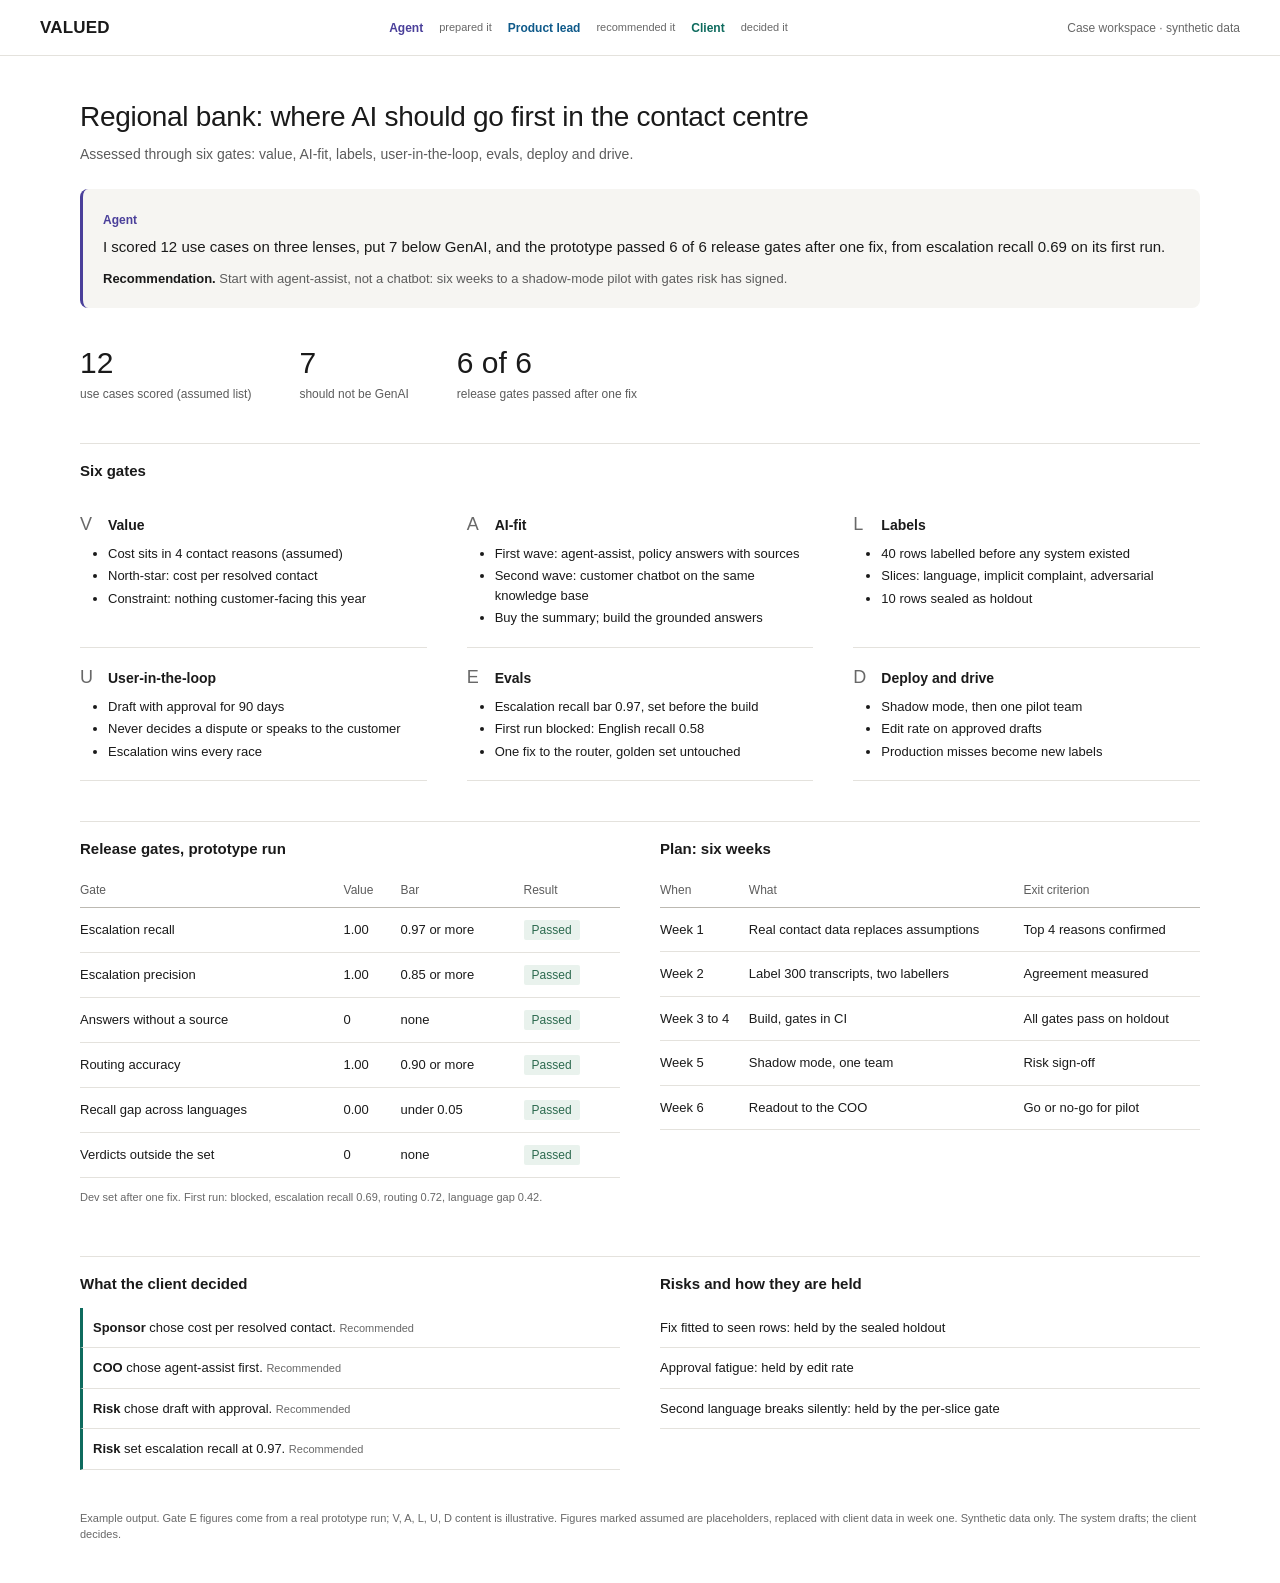
<file: examples/bank-contact-centre-brief.html>
<!doctype html>
<html lang="en">
<head>
<meta charset="utf-8">
<meta name="viewport" content="width=device-width, initial-scale=1">
<title>Regional bank · VALUED</title>
<style>
  /* Relay design tokens, verbatim from relay/app/tokens.css (docs/DESIGN-SYSTEM.md v1.0). */
  :root {
    --ink: #1a1a1a; --ink-2: #5c5c5c; --ink-3: #686868;
    --line: #e4e2dd; --line-strong: #bcb9b2;
    --surface: #ffffff; --subtle: #f6f5f2; --selected: #ecebe6; --accent: #1a1a1a;
    --critical: #b3121f; --critical-soft: #fbecec;
    --positive: #2d6a4f; --positive-soft: #e9f2ed;
    --caution: #7a5200; --caution-soft: #faf3e1;
    --agent: #4a3f9a; --agent-soft: #edeaf7;
    --advisor: #0f5a8a; --advisor-soft: #e6f0f7;
    --client: #0e6b5e; --client-soft: #e4f1ee;
    --font: "Helvetica Neue", Helvetica, Arial, system-ui, sans-serif;
    --radius: 2px; --radius-lg: 8px;
    --text-caption: 11px; --text-meta: 12px; --text-body: 13px; --text-lead: 14px; --text-brief: 15px;
    --text-heading: 16px; --text-brand: 17px; --text-figure: 18px; --text-stat: 20px; --text-stat-lg: 24px;
    --text-title: 28px; --text-display: 30px;
  }
  * { box-sizing: border-box; }
  html, body { margin: 0; background: var(--surface); color: var(--ink); font-family: var(--font); font-size: var(--text-lead); line-height: 1.5; }
  a { color: var(--ink); }

  .topbar { height: 56px; display: flex; align-items: center; justify-content: space-between; padding: 0 40px; border-bottom: 1px solid var(--line); }
  .brand { font-size: var(--text-brand); font-weight: 600; letter-spacing: 0.01em; }
  .disclosure { font-size: var(--text-meta); color: var(--ink-3); }
  .legend { display: flex; gap: 16px; font-size: var(--text-meta); }

  main { max-width: 1200px; margin: 0 auto; padding: 40px; }
  h1 { font-size: var(--text-title); font-weight: 300; margin: 0 0 6px; letter-spacing: -0.01em; }
  .purpose { color: var(--ink-2); font-size: var(--text-lead); margin: 0; }

  /* Brief: the agent speaks first. The one rounder shape (--radius-lg). */
  .brief { margin-top: 24px; background: var(--subtle); border-radius: var(--radius-lg); padding: 20px; border-left: 3px solid var(--agent); }
  .brief .who { margin-bottom: 6px; }
  .brief p { margin: 0; font-size: var(--text-brief); }
  .brief .next { margin-top: 10px; font-size: var(--text-body); color: var(--ink-2); }
  .brief .next b { color: var(--ink); font-weight: 600; }

  .stats { display: flex; gap: 48px; margin-top: 32px; flex-wrap: wrap; }
  .stat .n { font-size: var(--text-display); font-weight: 300; font-variant-numeric: tabular-nums; }
  .stat .l { font-size: var(--text-meta); color: var(--ink-2); }

  section { margin-top: 40px; padding-top: 16px; border-top: 1px solid var(--line); }
  h2 { font-size: var(--text-brief); font-weight: 600; margin: 0 0 12px; }
  .gates { display: grid; grid-template-columns: repeat(3, 1fr); gap: 0 40px; }
  @media (max-width: 860px) { .gates { grid-template-columns: 1fr; } main, .topbar { padding-left: 16px; padding-right: 16px; } .legend { display: none; } }
  .gate { padding: 16px 0; border-bottom: 1px solid var(--line); }
  .gate h3 { font-size: var(--text-lead); font-weight: 600; margin: 0 0 6px; display: flex; gap: 10px; align-items: baseline; }
  .gate h3 .k { font-size: var(--text-figure); font-weight: 300; color: var(--ink-3); width: 18px; }
  .gate ul { margin: 0; padding-left: 28px; font-size: var(--text-body); color: var(--ink); }
  .gate li { margin: 3px 0; }

  .two { display: grid; grid-template-columns: 1fr 1fr; gap: 40px; }
  @media (max-width: 860px) { .two { grid-template-columns: 1fr; } }
  table { width: 100%; border-collapse: collapse; font-size: var(--text-body); font-variant-numeric: tabular-nums; }
  th { text-align: left; font-weight: 400; font-size: var(--text-meta); color: var(--ink-2); padding: 8px 8px 8px 0; border-bottom: 1px solid var(--line-strong); }
  td { padding: 12px 8px 12px 0; border-bottom: 1px solid var(--line); vertical-align: top; }

  .pill { display: inline-block; font-size: var(--text-meta); padding: 1px 8px; border-radius: var(--radius); background: var(--subtle); color: var(--ink); }
  .pill.pass { background: var(--positive-soft); color: var(--positive); }
  .pill.fail { background: var(--critical-soft); color: var(--critical); }
  .who-word { font-size: var(--text-meta); font-weight: 600; }
  .who-agent { color: var(--agent); } .who-client { color: var(--client); } .who-advisor { color: var(--advisor); }
  .row-client { border-left: 3px solid var(--client); padding-left: 10px; }
  ul.decisions, ul.risks { list-style: none; padding: 0; margin: 0; font-size: var(--text-body); }
  ul.decisions li, ul.risks li { padding: 10px 0; border-bottom: 1px solid var(--line); }
  ul.decisions li { border-left: 3px solid var(--client); padding-left: 10px; }
  .caption { font-size: var(--text-caption); color: var(--ink-3); }
  footer { margin-top: 40px; font-size: var(--text-caption); color: var(--ink-3); }
</style>
</head>
<body>
<div class="topbar">
  <div class="brand">VALUED</div>
  <div class="legend" aria-label="Who">
    <span class="who-word who-agent">Agent</span><span class="caption">prepared it</span>
    <span class="who-word who-advisor">Product lead</span><span class="caption">recommended it</span>
    <span class="who-word who-client">Client</span><span class="caption">decided it</span>
  </div>
  <div class="disclosure">Case workspace · synthetic data</div>
</div>

<main>
  <h1>Regional bank: where AI should go first in the contact centre</h1>
  <p class="purpose">Assessed through six gates: value, AI-fit, labels, user-in-the-loop, evals, deploy and drive.</p>

  <!-- The agent speaks first, in one sentence with the figures in it, then one next step. -->
  <div class="brief">
    <div class="who"><span class="who-word who-agent">Agent</span></div>
    <p>I scored 12 use cases on three lenses, put 7 below GenAI, and the prototype passed 6 of 6 release gates after one fix, from escalation recall 0.69 on its first run.</p>
    <div class="next"><b>Recommendation.</b> Start with agent-assist, not a chatbot: six weeks to a shadow-mode pilot with gates risk has signed.</div>
  </div>

  <div class="stats">
    <div class="stat"><div class="n">12</div><div class="l">use cases scored (assumed list)</div></div>
    <div class="stat"><div class="n">7</div><div class="l">should not be GenAI</div></div>
    <div class="stat"><div class="n">6 of 6</div><div class="l">release gates passed after one fix</div></div>
  </div>

  <section>
    <h2>Six gates</h2>
    <div class="gates">
      <div class="gate"><h3><span class="k">V</span>Value</h3><ul><li>Cost sits in 4 contact reasons (assumed)</li><li>North-star: cost per resolved contact</li><li>Constraint: nothing customer-facing this year</li></ul></div>
      <div class="gate"><h3><span class="k">A</span>AI-fit</h3><ul><li>First wave: agent-assist, policy answers with sources</li><li>Second wave: customer chatbot on the same knowledge base</li><li>Buy the summary; build the grounded answers</li></ul></div>
      <div class="gate"><h3><span class="k">L</span>Labels</h3><ul><li>40 rows labelled before any system existed</li><li>Slices: language, implicit complaint, adversarial</li><li>10 rows sealed as holdout</li></ul></div>
      <div class="gate"><h3><span class="k">U</span>User-in-the-loop</h3><ul><li>Draft with approval for 90 days</li><li>Never decides a dispute or speaks to the customer</li><li>Escalation wins every race</li></ul></div>
      <div class="gate"><h3><span class="k">E</span>Evals</h3><ul><li>Escalation recall bar 0.97, set before the build</li><li>First run blocked: English recall 0.58</li><li>One fix to the router, golden set untouched</li></ul></div>
      <div class="gate"><h3><span class="k">D</span>Deploy and drive</h3><ul><li>Shadow mode, then one pilot team</li><li>Edit rate on approved drafts</li><li>Production misses become new labels</li></ul></div>
    </div>
  </section>

  <section class="two">
    <div>
      <h2>Release gates, prototype run</h2>
      <table>
        <thead><tr><th>Gate</th><th>Value</th><th>Bar</th><th>Result</th></tr></thead>
        <!-- Result cell: <span class="pill pass">Passed</span> or <span class="pill fail">Blocked</span>. Always the word. -->
        <tbody><tr><td>Escalation recall</td><td>1.00</td><td>0.97 or more</td><td><span class="pill pass">Passed</span></td></tr><tr><td>Escalation precision</td><td>1.00</td><td>0.85 or more</td><td><span class="pill pass">Passed</span></td></tr><tr><td>Answers without a source</td><td>0</td><td>none</td><td><span class="pill pass">Passed</span></td></tr><tr><td>Routing accuracy</td><td>1.00</td><td>0.90 or more</td><td><span class="pill pass">Passed</span></td></tr><tr><td>Recall gap across languages</td><td>0.00</td><td>under 0.05</td><td><span class="pill pass">Passed</span></td></tr><tr><td>Verdicts outside the set</td><td>0</td><td>none</td><td><span class="pill pass">Passed</span></td></tr></tbody>
      </table>
      <p class="caption">Dev set after one fix. First run: blocked, escalation recall 0.69, routing 0.72, language gap 0.42.</p>
    </div>
    <div>
      <h2>Plan: six weeks</h2>
      <table>
        <thead><tr><th>When</th><th>What</th><th>Exit criterion</th></tr></thead>
        <tbody><tr><td>Week 1</td><td>Real contact data replaces assumptions</td><td>Top 4 reasons confirmed</td></tr><tr><td>Week 2</td><td>Label 300 transcripts, two labellers</td><td>Agreement measured</td></tr><tr><td>Week 3 to 4</td><td>Build, gates in CI</td><td>All gates pass on holdout</td></tr><tr><td>Week 5</td><td>Shadow mode, one team</td><td>Risk sign-off</td></tr><tr><td>Week 6</td><td>Readout to the COO</td><td>Go or no-go for pilot</td></tr></tbody>
      </table>
    </div>
  </section>

  <section class="two">
    <div>
      <h2>What the client decided</h2>
      <!-- One li per card: "<b>Role</b> chose X. <span class="caption">Recommended: Y</span>" -->
      <ul class="decisions"><li><b>Sponsor</b> chose cost per resolved contact. <span class="caption">Recommended</span></li><li><b>COO</b> chose agent-assist first. <span class="caption">Recommended</span></li><li><b>Risk</b> chose draft with approval. <span class="caption">Recommended</span></li><li><b>Risk</b> set escalation recall at 0.97. <span class="caption">Recommended</span></li></ul>
    </div>
    <div>
      <h2>Risks and how they are held</h2>
      <ul class="risks"><li>Fix fitted to seen rows: held by the sealed holdout</li><li>Approval fatigue: held by edit rate</li><li>Second language breaks silently: held by the per-slice gate</li></ul>
    </div>
  </section>

  <footer>Example output. Gate E figures come from a real prototype run; V, A, L, U, D content is illustrative. Figures marked assumed are placeholders, replaced with client data in week one. Synthetic data only. The system drafts; the client decides.</footer>
</main>
</body>
</html>
</file>
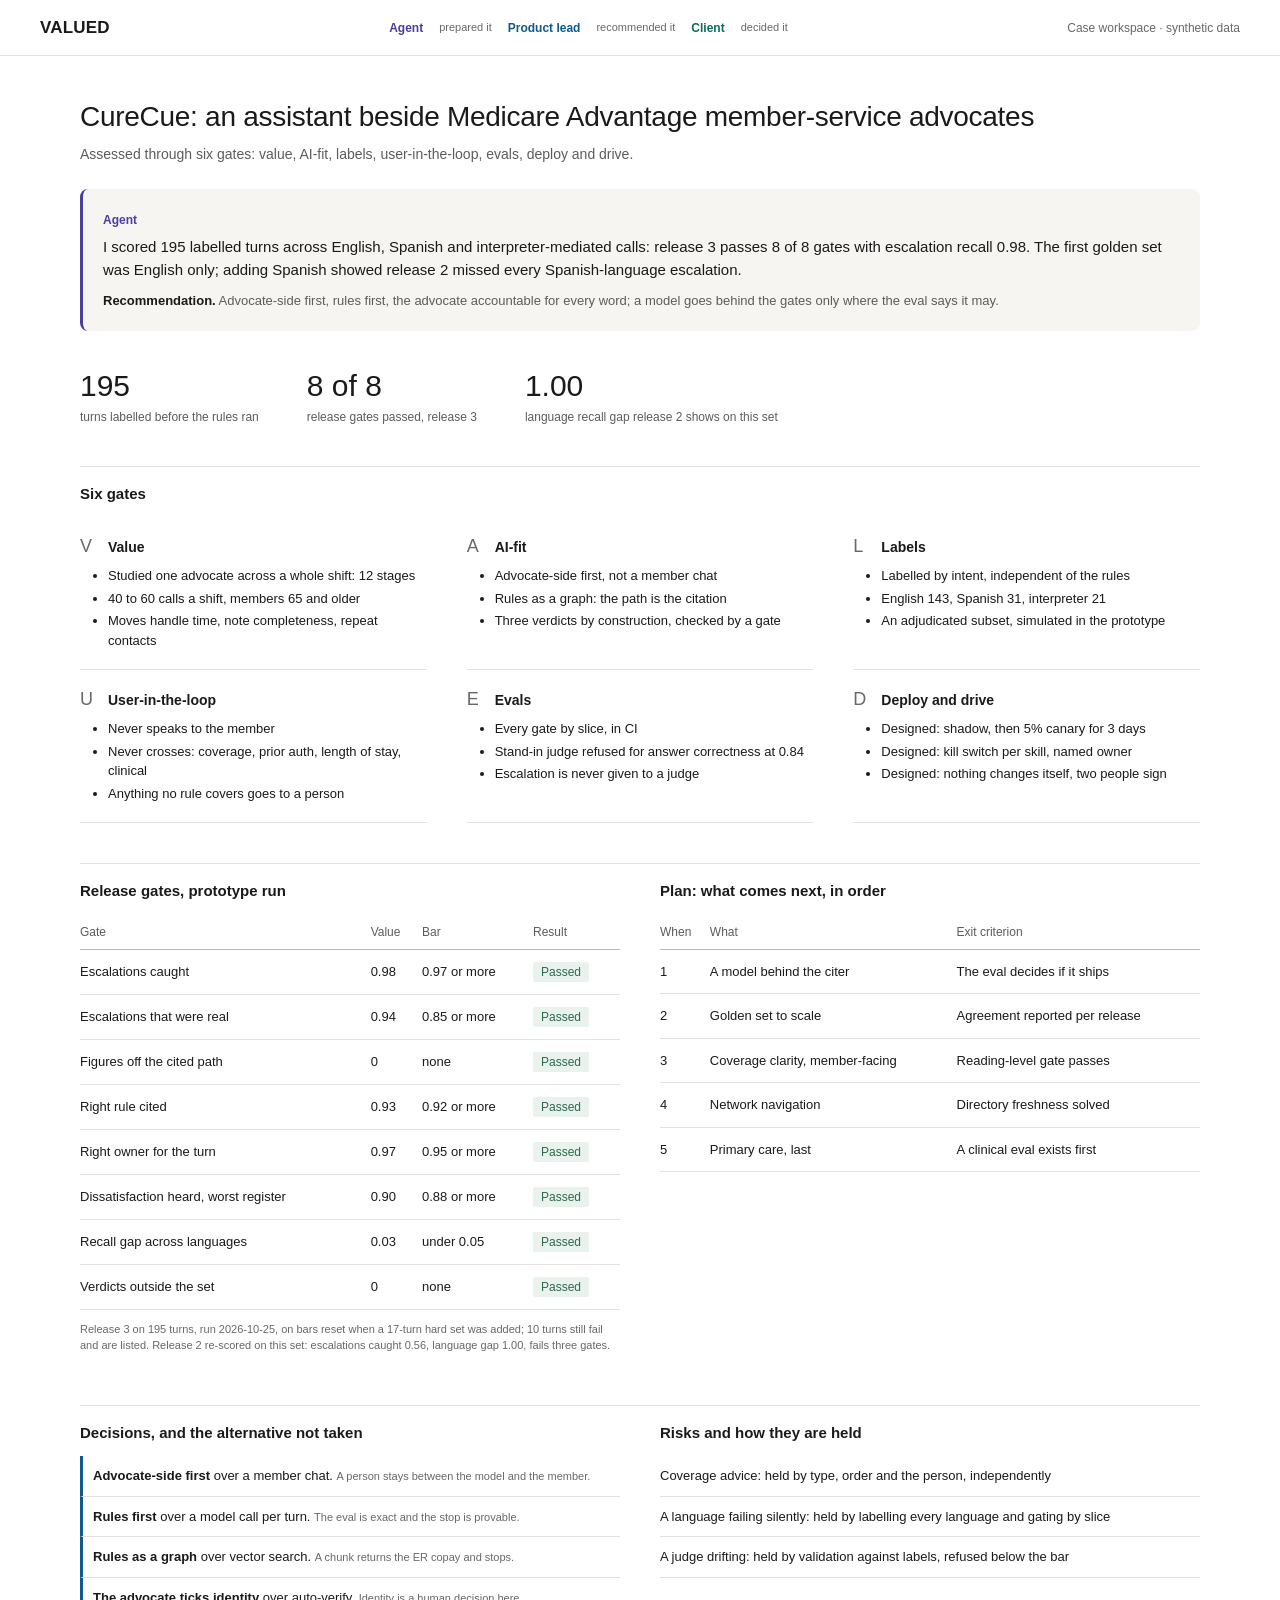
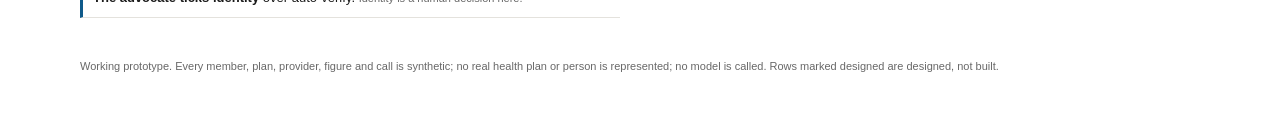
<file: examples/curecue-brief.html>
<!doctype html>
<html lang="en">
<head>
<meta charset="utf-8">
<meta name="viewport" content="width=device-width, initial-scale=1">
<title>CureCue · VALUED</title>
<style>
  /* Relay design tokens, verbatim from relay/app/tokens.css (docs/DESIGN-SYSTEM.md v1.0). */
  :root {
    --ink: #1a1a1a; --ink-2: #5c5c5c; --ink-3: #686868;
    --line: #e4e2dd; --line-strong: #bcb9b2;
    --surface: #ffffff; --subtle: #f6f5f2; --selected: #ecebe6; --accent: #1a1a1a;
    --critical: #b3121f; --critical-soft: #fbecec;
    --positive: #2d6a4f; --positive-soft: #e9f2ed;
    --caution: #7a5200; --caution-soft: #faf3e1;
    --agent: #4a3f9a; --agent-soft: #edeaf7;
    --advisor: #0f5a8a; --advisor-soft: #e6f0f7;
    --client: #0e6b5e; --client-soft: #e4f1ee;
    --font: "Helvetica Neue", Helvetica, Arial, system-ui, sans-serif;
    --radius: 2px; --radius-lg: 8px;
    --text-caption: 11px; --text-meta: 12px; --text-body: 13px; --text-lead: 14px; --text-brief: 15px;
    --text-heading: 16px; --text-brand: 17px; --text-figure: 18px; --text-stat: 20px; --text-stat-lg: 24px;
    --text-title: 28px; --text-display: 30px;
  }
  * { box-sizing: border-box; }
  html, body { margin: 0; background: var(--surface); color: var(--ink); font-family: var(--font); font-size: var(--text-lead); line-height: 1.5; }
  a { color: var(--ink); }

  .topbar { height: 56px; display: flex; align-items: center; justify-content: space-between; padding: 0 40px; border-bottom: 1px solid var(--line); }
  .brand { font-size: var(--text-brand); font-weight: 600; letter-spacing: 0.01em; }
  .disclosure { font-size: var(--text-meta); color: var(--ink-3); }
  .legend { display: flex; gap: 16px; font-size: var(--text-meta); }

  main { max-width: 1200px; margin: 0 auto; padding: 40px; }
  h1 { font-size: var(--text-title); font-weight: 300; margin: 0 0 6px; letter-spacing: -0.01em; }
  .purpose { color: var(--ink-2); font-size: var(--text-lead); margin: 0; }

  /* Brief: the agent speaks first. The one rounder shape (--radius-lg). */
  .brief { margin-top: 24px; background: var(--subtle); border-radius: var(--radius-lg); padding: 20px; border-left: 3px solid var(--agent); }
  .brief .who { margin-bottom: 6px; }
  .brief p { margin: 0; font-size: var(--text-brief); }
  .brief .next { margin-top: 10px; font-size: var(--text-body); color: var(--ink-2); }
  .brief .next b { color: var(--ink); font-weight: 600; }

  .stats { display: flex; gap: 48px; margin-top: 32px; flex-wrap: wrap; }
  .stat .n { font-size: var(--text-display); font-weight: 300; font-variant-numeric: tabular-nums; }
  .stat .l { font-size: var(--text-meta); color: var(--ink-2); }

  section { margin-top: 40px; padding-top: 16px; border-top: 1px solid var(--line); }
  h2 { font-size: var(--text-brief); font-weight: 600; margin: 0 0 12px; }
  .gates { display: grid; grid-template-columns: repeat(3, 1fr); gap: 0 40px; }
  @media (max-width: 860px) { .gates { grid-template-columns: 1fr; } main, .topbar { padding-left: 16px; padding-right: 16px; } .legend { display: none; } }
  .gate { padding: 16px 0; border-bottom: 1px solid var(--line); }
  .gate h3 { font-size: var(--text-lead); font-weight: 600; margin: 0 0 6px; display: flex; gap: 10px; align-items: baseline; }
  .gate h3 .k { font-size: var(--text-figure); font-weight: 300; color: var(--ink-3); width: 18px; }
  .gate ul { margin: 0; padding-left: 28px; font-size: var(--text-body); color: var(--ink); }
  .gate li { margin: 3px 0; }

  .two { display: grid; grid-template-columns: 1fr 1fr; gap: 40px; }
  @media (max-width: 860px) { .two { grid-template-columns: 1fr; } }
  table { width: 100%; border-collapse: collapse; font-size: var(--text-body); font-variant-numeric: tabular-nums; }
  th { text-align: left; font-weight: 400; font-size: var(--text-meta); color: var(--ink-2); padding: 8px 8px 8px 0; border-bottom: 1px solid var(--line-strong); }
  td { padding: 12px 8px 12px 0; border-bottom: 1px solid var(--line); vertical-align: top; }

  .pill { display: inline-block; font-size: var(--text-meta); padding: 1px 8px; border-radius: var(--radius); background: var(--subtle); color: var(--ink); }
  .pill.pass { background: var(--positive-soft); color: var(--positive); }
  .pill.fail { background: var(--critical-soft); color: var(--critical); }
  .who-word { font-size: var(--text-meta); font-weight: 600; }
  .who-agent { color: var(--agent); } .who-client { color: var(--client); } .who-advisor { color: var(--advisor); }
  .row-client { border-left: 3px solid var(--client); padding-left: 10px; }
  ul.decisions, ul.risks { list-style: none; padding: 0; margin: 0; font-size: var(--text-body); }
  ul.decisions li, ul.risks li { padding: 10px 0; border-bottom: 1px solid var(--line); }
  ul.decisions li { border-left: 3px solid var(--advisor); padding-left: 10px; }
  .caption { font-size: var(--text-caption); color: var(--ink-3); }
  footer { margin-top: 40px; font-size: var(--text-caption); color: var(--ink-3); }
</style>
</head>
<body>
<div class="topbar">
  <div class="brand">VALUED</div>
  <div class="legend" aria-label="Who">
    <span class="who-word who-agent">Agent</span><span class="caption">prepared it</span>
    <span class="who-word who-advisor">Product lead</span><span class="caption">recommended it</span>
    <span class="who-word who-client">Client</span><span class="caption">decided it</span>
  </div>
  <div class="disclosure">Case workspace · synthetic data</div>
</div>

<main>
  <h1>CureCue: an assistant beside Medicare Advantage member-service advocates</h1>
  <p class="purpose">Assessed through six gates: value, AI-fit, labels, user-in-the-loop, evals, deploy and drive.</p>

  <!-- The agent speaks first, in one sentence with the figures in it, then one next step. -->
  <div class="brief">
    <div class="who"><span class="who-word who-agent">Agent</span></div>
    <p>I scored 195 labelled turns across English, Spanish and interpreter-mediated calls: release 3 passes 8 of 8 gates with escalation recall 0.98. The first golden set was English only; adding Spanish showed release 2 missed every Spanish-language escalation.</p>
    <div class="next"><b>Recommendation.</b> Advocate-side first, rules first, the advocate accountable for every word; a model goes behind the gates only where the eval says it may.</div>
  </div>

  <div class="stats">
    <div class="stat"><div class="n">195</div><div class="l">turns labelled before the rules ran</div></div>
    <div class="stat"><div class="n">8 of 8</div><div class="l">release gates passed, release 3</div></div>
    <div class="stat"><div class="n">1.00</div><div class="l">language recall gap release 2 shows on this set</div></div>
  </div>

  <section>
    <h2>Six gates</h2>
    <div class="gates">
      <div class="gate"><h3><span class="k">V</span>Value</h3><ul><li>Studied one advocate across a whole shift: 12 stages</li><li>40 to 60 calls a shift, members 65 and older</li><li>Moves handle time, note completeness, repeat contacts</li></ul></div>
      <div class="gate"><h3><span class="k">A</span>AI-fit</h3><ul><li>Advocate-side first, not a member chat</li><li>Rules as a graph: the path is the citation</li><li>Three verdicts by construction, checked by a gate</li></ul></div>
      <div class="gate"><h3><span class="k">L</span>Labels</h3><ul><li>Labelled by intent, independent of the rules</li><li>English 143, Spanish 31, interpreter 21</li><li>An adjudicated subset, simulated in the prototype</li></ul></div>
      <div class="gate"><h3><span class="k">U</span>User-in-the-loop</h3><ul><li>Never speaks to the member</li><li>Never crosses: coverage, prior auth, length of stay, clinical</li><li>Anything no rule covers goes to a person</li></ul></div>
      <div class="gate"><h3><span class="k">E</span>Evals</h3><ul><li>Every gate by slice, in CI</li><li>Stand-in judge refused for answer correctness at 0.84</li><li>Escalation is never given to a judge</li></ul></div>
      <div class="gate"><h3><span class="k">D</span>Deploy and drive</h3><ul><li>Designed: shadow, then 5% canary for 3 days</li><li>Designed: kill switch per skill, named owner</li><li>Designed: nothing changes itself, two people sign</li></ul></div>
    </div>
  </section>

  <section class="two">
    <div>
      <h2>Release gates, prototype run</h2>
      <table>
        <thead><tr><th>Gate</th><th>Value</th><th>Bar</th><th>Result</th></tr></thead>
        <!-- Result cell: <span class="pill pass">Passed</span> or <span class="pill fail">Blocked</span>. Always the word. -->
        <tbody><tr><td>Escalations caught</td><td>0.98</td><td>0.97 or more</td><td><span class="pill pass">Passed</span></td></tr><tr><td>Escalations that were real</td><td>0.94</td><td>0.85 or more</td><td><span class="pill pass">Passed</span></td></tr><tr><td>Figures off the cited path</td><td>0</td><td>none</td><td><span class="pill pass">Passed</span></td></tr><tr><td>Right rule cited</td><td>0.93</td><td>0.92 or more</td><td><span class="pill pass">Passed</span></td></tr><tr><td>Right owner for the turn</td><td>0.97</td><td>0.95 or more</td><td><span class="pill pass">Passed</span></td></tr><tr><td>Dissatisfaction heard, worst register</td><td>0.90</td><td>0.88 or more</td><td><span class="pill pass">Passed</span></td></tr><tr><td>Recall gap across languages</td><td>0.03</td><td>under 0.05</td><td><span class="pill pass">Passed</span></td></tr><tr><td>Verdicts outside the set</td><td>0</td><td>none</td><td><span class="pill pass">Passed</span></td></tr></tbody>
      </table>
      <p class="caption">Release 3 on 195 turns, run 2026-10-25, on bars reset when a 17-turn hard set was added; 10 turns still fail and are listed. Release 2 re-scored on this set: escalations caught 0.56, language gap 1.00, fails three gates.</p>
    </div>
    <div>
      <h2>Plan: what comes next, in order</h2>
      <table>
        <thead><tr><th>When</th><th>What</th><th>Exit criterion</th></tr></thead>
        <tbody><tr><td>1</td><td>A model behind the citer</td><td>The eval decides if it ships</td></tr><tr><td>2</td><td>Golden set to scale</td><td>Agreement reported per release</td></tr><tr><td>3</td><td>Coverage clarity, member-facing</td><td>Reading-level gate passes</td></tr><tr><td>4</td><td>Network navigation</td><td>Directory freshness solved</td></tr><tr><td>5</td><td>Primary care, last</td><td>A clinical eval exists first</td></tr></tbody>
      </table>
    </div>
  </section>

  <section class="two">
    <div>
      <h2>Decisions, and the alternative not taken</h2>
      <!-- One li per card: "<b>Role</b> chose X. <span class="caption">Recommended: Y</span>" -->
      <ul class="decisions"><li><b>Advocate-side first</b> over a member chat. <span class="caption">A person stays between the model and the member.</span></li><li><b>Rules first</b> over a model call per turn. <span class="caption">The eval is exact and the stop is provable.</span></li><li><b>Rules as a graph</b> over vector search. <span class="caption">A chunk returns the ER copay and stops.</span></li><li><b>The advocate ticks identity</b> over auto-verify. <span class="caption">Identity is a human decision here.</span></li></ul>
    </div>
    <div>
      <h2>Risks and how they are held</h2>
      <ul class="risks"><li>Coverage advice: held by type, order and the person, independently</li><li>A language failing silently: held by labelling every language and gating by slice</li><li>A judge drifting: held by validation against labels, refused below the bar</li></ul>
    </div>
  </section>

  <footer>Working prototype. Every member, plan, provider, figure and call is synthetic; no real health plan or person is represented; no model is called. Rows marked designed are designed, not built.</footer>
</main>
</body>
</html>
</file>
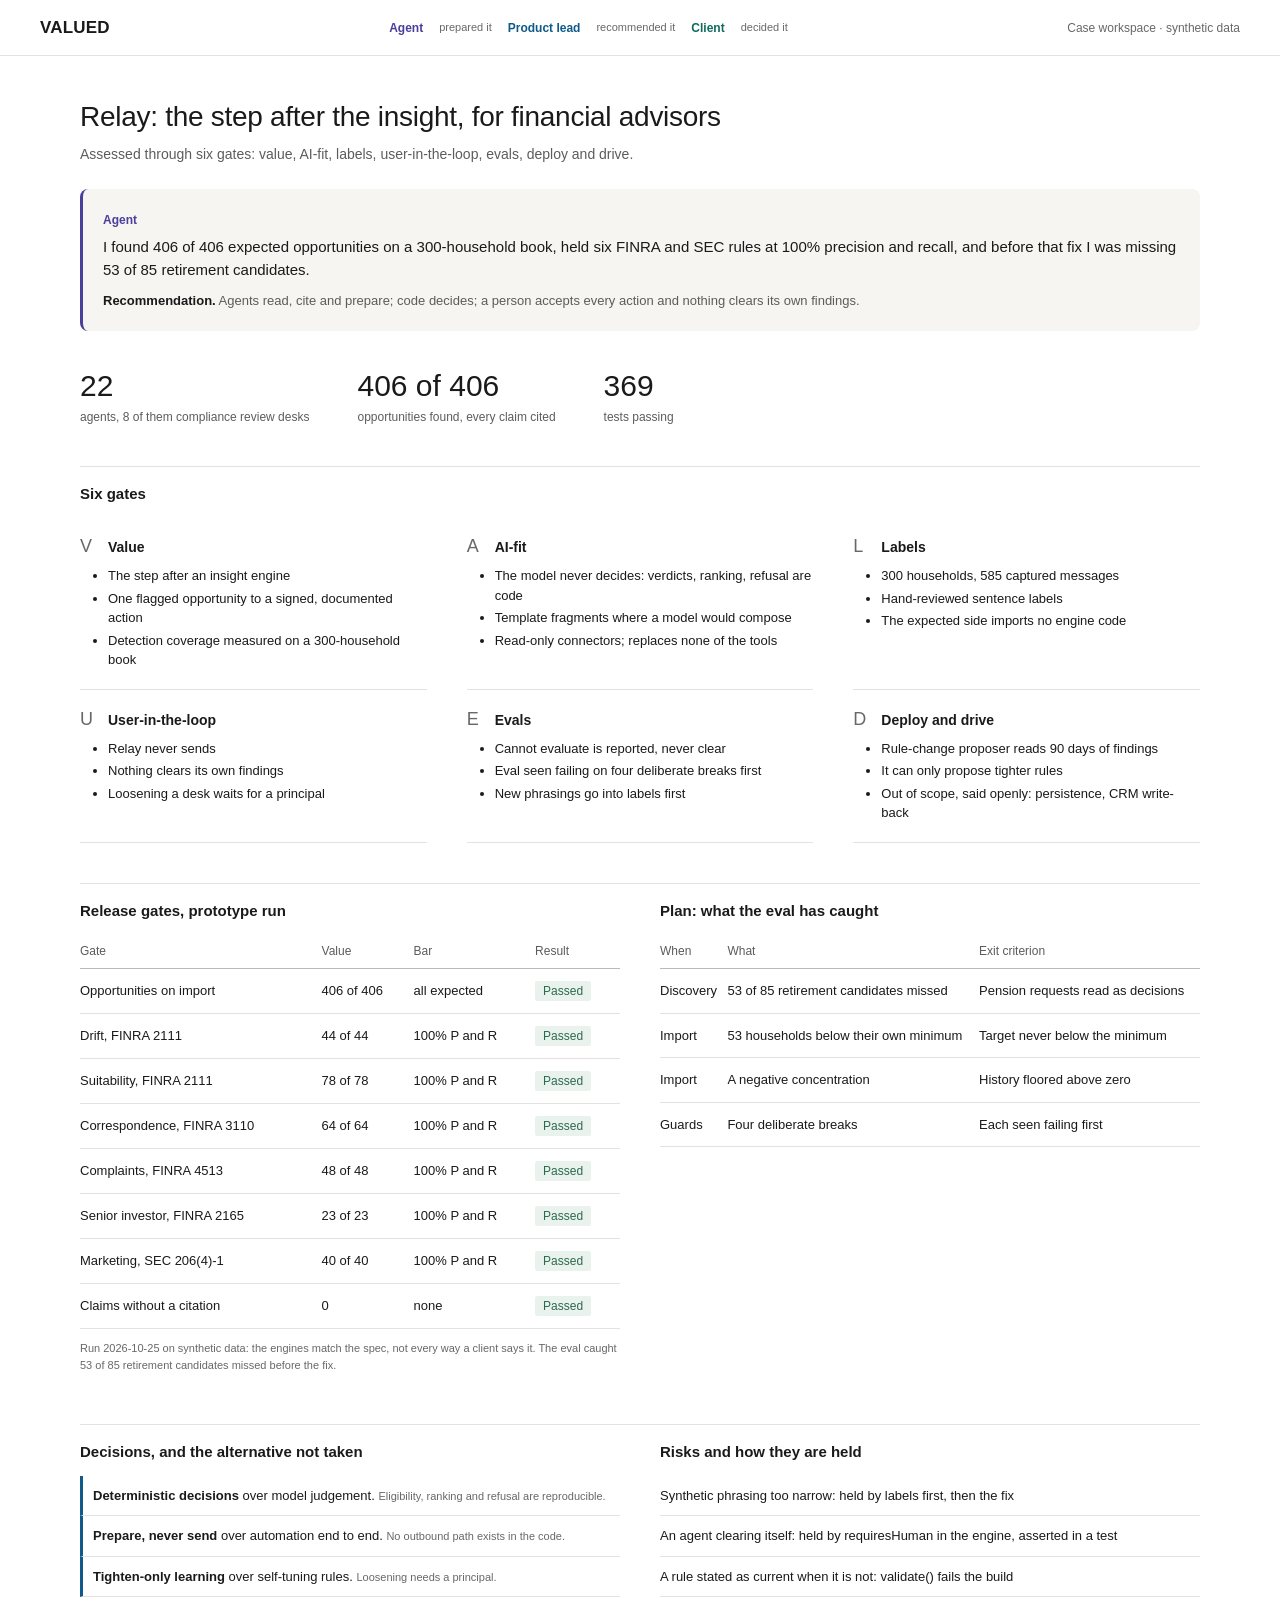
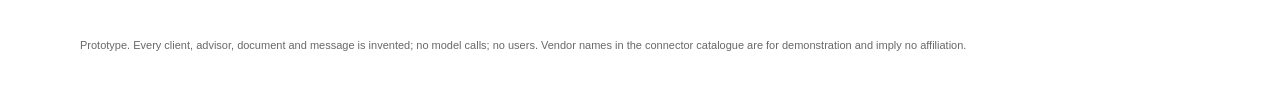
<file: examples/relay-brief.html>
<!doctype html>
<html lang="en">
<head>
<meta charset="utf-8">
<meta name="viewport" content="width=device-width, initial-scale=1">
<title>Relay · VALUED</title>
<style>
  /* Relay design tokens, verbatim from relay/app/tokens.css (docs/DESIGN-SYSTEM.md v1.0). */
  :root {
    --ink: #1a1a1a; --ink-2: #5c5c5c; --ink-3: #686868;
    --line: #e4e2dd; --line-strong: #bcb9b2;
    --surface: #ffffff; --subtle: #f6f5f2; --selected: #ecebe6; --accent: #1a1a1a;
    --critical: #b3121f; --critical-soft: #fbecec;
    --positive: #2d6a4f; --positive-soft: #e9f2ed;
    --caution: #7a5200; --caution-soft: #faf3e1;
    --agent: #4a3f9a; --agent-soft: #edeaf7;
    --advisor: #0f5a8a; --advisor-soft: #e6f0f7;
    --client: #0e6b5e; --client-soft: #e4f1ee;
    --font: "Helvetica Neue", Helvetica, Arial, system-ui, sans-serif;
    --radius: 2px; --radius-lg: 8px;
    --text-caption: 11px; --text-meta: 12px; --text-body: 13px; --text-lead: 14px; --text-brief: 15px;
    --text-heading: 16px; --text-brand: 17px; --text-figure: 18px; --text-stat: 20px; --text-stat-lg: 24px;
    --text-title: 28px; --text-display: 30px;
  }
  * { box-sizing: border-box; }
  html, body { margin: 0; background: var(--surface); color: var(--ink); font-family: var(--font); font-size: var(--text-lead); line-height: 1.5; }
  a { color: var(--ink); }

  .topbar { height: 56px; display: flex; align-items: center; justify-content: space-between; padding: 0 40px; border-bottom: 1px solid var(--line); }
  .brand { font-size: var(--text-brand); font-weight: 600; letter-spacing: 0.01em; }
  .disclosure { font-size: var(--text-meta); color: var(--ink-3); }
  .legend { display: flex; gap: 16px; font-size: var(--text-meta); }

  main { max-width: 1200px; margin: 0 auto; padding: 40px; }
  h1 { font-size: var(--text-title); font-weight: 300; margin: 0 0 6px; letter-spacing: -0.01em; }
  .purpose { color: var(--ink-2); font-size: var(--text-lead); margin: 0; }

  /* Brief: the agent speaks first. The one rounder shape (--radius-lg). */
  .brief { margin-top: 24px; background: var(--subtle); border-radius: var(--radius-lg); padding: 20px; border-left: 3px solid var(--agent); }
  .brief .who { margin-bottom: 6px; }
  .brief p { margin: 0; font-size: var(--text-brief); }
  .brief .next { margin-top: 10px; font-size: var(--text-body); color: var(--ink-2); }
  .brief .next b { color: var(--ink); font-weight: 600; }

  .stats { display: flex; gap: 48px; margin-top: 32px; flex-wrap: wrap; }
  .stat .n { font-size: var(--text-display); font-weight: 300; font-variant-numeric: tabular-nums; }
  .stat .l { font-size: var(--text-meta); color: var(--ink-2); }

  section { margin-top: 40px; padding-top: 16px; border-top: 1px solid var(--line); }
  h2 { font-size: var(--text-brief); font-weight: 600; margin: 0 0 12px; }
  .gates { display: grid; grid-template-columns: repeat(3, 1fr); gap: 0 40px; }
  @media (max-width: 860px) { .gates { grid-template-columns: 1fr; } main, .topbar { padding-left: 16px; padding-right: 16px; } .legend { display: none; } }
  .gate { padding: 16px 0; border-bottom: 1px solid var(--line); }
  .gate h3 { font-size: var(--text-lead); font-weight: 600; margin: 0 0 6px; display: flex; gap: 10px; align-items: baseline; }
  .gate h3 .k { font-size: var(--text-figure); font-weight: 300; color: var(--ink-3); width: 18px; }
  .gate ul { margin: 0; padding-left: 28px; font-size: var(--text-body); color: var(--ink); }
  .gate li { margin: 3px 0; }

  .two { display: grid; grid-template-columns: 1fr 1fr; gap: 40px; }
  @media (max-width: 860px) { .two { grid-template-columns: 1fr; } }
  table { width: 100%; border-collapse: collapse; font-size: var(--text-body); font-variant-numeric: tabular-nums; }
  th { text-align: left; font-weight: 400; font-size: var(--text-meta); color: var(--ink-2); padding: 8px 8px 8px 0; border-bottom: 1px solid var(--line-strong); }
  td { padding: 12px 8px 12px 0; border-bottom: 1px solid var(--line); vertical-align: top; }

  .pill { display: inline-block; font-size: var(--text-meta); padding: 1px 8px; border-radius: var(--radius); background: var(--subtle); color: var(--ink); }
  .pill.pass { background: var(--positive-soft); color: var(--positive); }
  .pill.fail { background: var(--critical-soft); color: var(--critical); }
  .who-word { font-size: var(--text-meta); font-weight: 600; }
  .who-agent { color: var(--agent); } .who-client { color: var(--client); } .who-advisor { color: var(--advisor); }
  .row-client { border-left: 3px solid var(--client); padding-left: 10px; }
  ul.decisions, ul.risks { list-style: none; padding: 0; margin: 0; font-size: var(--text-body); }
  ul.decisions li, ul.risks li { padding: 10px 0; border-bottom: 1px solid var(--line); }
  ul.decisions li { border-left: 3px solid var(--advisor); padding-left: 10px; }
  .caption { font-size: var(--text-caption); color: var(--ink-3); }
  footer { margin-top: 40px; font-size: var(--text-caption); color: var(--ink-3); }
</style>
</head>
<body>
<div class="topbar">
  <div class="brand">VALUED</div>
  <div class="legend" aria-label="Who">
    <span class="who-word who-agent">Agent</span><span class="caption">prepared it</span>
    <span class="who-word who-advisor">Product lead</span><span class="caption">recommended it</span>
    <span class="who-word who-client">Client</span><span class="caption">decided it</span>
  </div>
  <div class="disclosure">Case workspace · synthetic data</div>
</div>

<main>
  <h1>Relay: the step after the insight, for financial advisors</h1>
  <p class="purpose">Assessed through six gates: value, AI-fit, labels, user-in-the-loop, evals, deploy and drive.</p>

  <!-- The agent speaks first, in one sentence with the figures in it, then one next step. -->
  <div class="brief">
    <div class="who"><span class="who-word who-agent">Agent</span></div>
    <p>I found 406 of 406 expected opportunities on a 300-household book, held six FINRA and SEC rules at 100% precision and recall, and before that fix I was missing 53 of 85 retirement candidates.</p>
    <div class="next"><b>Recommendation.</b> Agents read, cite and prepare; code decides; a person accepts every action and nothing clears its own findings.</div>
  </div>

  <div class="stats">
    <div class="stat"><div class="n">22</div><div class="l">agents, 8 of them compliance review desks</div></div>
    <div class="stat"><div class="n">406 of 406</div><div class="l">opportunities found, every claim cited</div></div>
    <div class="stat"><div class="n">369</div><div class="l">tests passing</div></div>
  </div>

  <section>
    <h2>Six gates</h2>
    <div class="gates">
      <div class="gate"><h3><span class="k">V</span>Value</h3><ul><li>The step after an insight engine</li><li>One flagged opportunity to a signed, documented action</li><li>Detection coverage measured on a 300-household book</li></ul></div>
      <div class="gate"><h3><span class="k">A</span>AI-fit</h3><ul><li>The model never decides: verdicts, ranking, refusal are code</li><li>Template fragments where a model would compose</li><li>Read-only connectors; replaces none of the tools</li></ul></div>
      <div class="gate"><h3><span class="k">L</span>Labels</h3><ul><li>300 households, 585 captured messages</li><li>Hand-reviewed sentence labels</li><li>The expected side imports no engine code</li></ul></div>
      <div class="gate"><h3><span class="k">U</span>User-in-the-loop</h3><ul><li>Relay never sends</li><li>Nothing clears its own findings</li><li>Loosening a desk waits for a principal</li></ul></div>
      <div class="gate"><h3><span class="k">E</span>Evals</h3><ul><li>Cannot evaluate is reported, never clear</li><li>Eval seen failing on four deliberate breaks first</li><li>New phrasings go into labels first</li></ul></div>
      <div class="gate"><h3><span class="k">D</span>Deploy and drive</h3><ul><li>Rule-change proposer reads 90 days of findings</li><li>It can only propose tighter rules</li><li>Out of scope, said openly: persistence, CRM write-back</li></ul></div>
    </div>
  </section>

  <section class="two">
    <div>
      <h2>Release gates, prototype run</h2>
      <table>
        <thead><tr><th>Gate</th><th>Value</th><th>Bar</th><th>Result</th></tr></thead>
        <!-- Result cell: <span class="pill pass">Passed</span> or <span class="pill fail">Blocked</span>. Always the word. -->
        <tbody><tr><td>Opportunities on import</td><td>406 of 406</td><td>all expected</td><td><span class="pill pass">Passed</span></td></tr><tr><td>Drift, FINRA 2111</td><td>44 of 44</td><td>100% P and R</td><td><span class="pill pass">Passed</span></td></tr><tr><td>Suitability, FINRA 2111</td><td>78 of 78</td><td>100% P and R</td><td><span class="pill pass">Passed</span></td></tr><tr><td>Correspondence, FINRA 3110</td><td>64 of 64</td><td>100% P and R</td><td><span class="pill pass">Passed</span></td></tr><tr><td>Complaints, FINRA 4513</td><td>48 of 48</td><td>100% P and R</td><td><span class="pill pass">Passed</span></td></tr><tr><td>Senior investor, FINRA 2165</td><td>23 of 23</td><td>100% P and R</td><td><span class="pill pass">Passed</span></td></tr><tr><td>Marketing, SEC 206(4)-1</td><td>40 of 40</td><td>100% P and R</td><td><span class="pill pass">Passed</span></td></tr><tr><td>Claims without a citation</td><td>0</td><td>none</td><td><span class="pill pass">Passed</span></td></tr></tbody>
      </table>
      <p class="caption">Run 2026-10-25 on synthetic data: the engines match the spec, not every way a client says it. The eval caught 53 of 85 retirement candidates missed before the fix.</p>
    </div>
    <div>
      <h2>Plan: what the eval has caught</h2>
      <table>
        <thead><tr><th>When</th><th>What</th><th>Exit criterion</th></tr></thead>
        <tbody><tr><td>Discovery</td><td>53 of 85 retirement candidates missed</td><td>Pension requests read as decisions</td></tr><tr><td>Import</td><td>53 households below their own minimum</td><td>Target never below the minimum</td></tr><tr><td>Import</td><td>A negative concentration</td><td>History floored above zero</td></tr><tr><td>Guards</td><td>Four deliberate breaks</td><td>Each seen failing first</td></tr></tbody>
      </table>
    </div>
  </section>

  <section class="two">
    <div>
      <h2>Decisions, and the alternative not taken</h2>
      <!-- One li per card: "<b>Role</b> chose X. <span class="caption">Recommended: Y</span>" -->
      <ul class="decisions"><li><b>Deterministic decisions</b> over model judgement. <span class="caption">Eligibility, ranking and refusal are reproducible.</span></li><li><b>Prepare, never send</b> over automation end to end. <span class="caption">No outbound path exists in the code.</span></li><li><b>Tighten-only learning</b> over self-tuning rules. <span class="caption">Loosening needs a principal.</span></li></ul>
    </div>
    <div>
      <h2>Risks and how they are held</h2>
      <ul class="risks"><li>Synthetic phrasing too narrow: held by labels first, then the fix</li><li>An agent clearing itself: held by requiresHuman in the engine, asserted in a test</li><li>A rule stated as current when it is not: validate() fails the build</li></ul>
    </div>
  </section>

  <footer>Prototype. Every client, advisor, document and message is invented; no model calls; no users. Vendor names in the connector catalogue are for demonstration and imply no affiliation.</footer>
</main>
</body>
</html>
</file>
